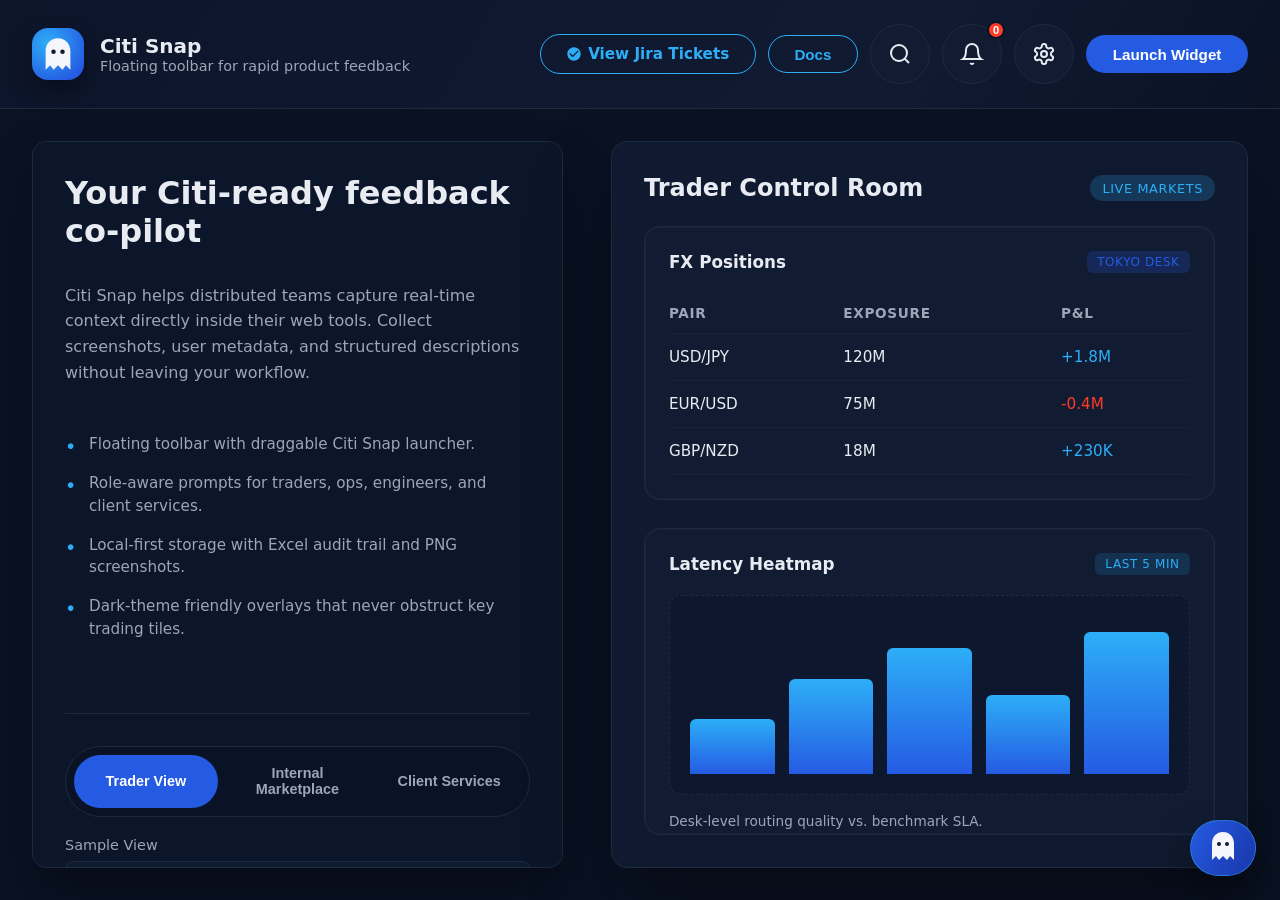
<file: citi_ghost_feedback/frontend/index.html>
<!DOCTYPE html>
<html lang="en">
  <head>
    <meta charset="UTF-8" />
    <meta name="viewport" content="width=device-width, initial-scale=1.0" />
    <title>Citi Snap - Feedback Tool</title>
    <link rel="stylesheet" href="styles.css" />
  </head>
  <body>
    <header class="top-nav">
      <div class="brand">
        <div class="ghost-icon">
          <svg viewBox="0 0 64 64" aria-hidden="true">
            <path
              d="M32 4c13.2 0 22 9.88 22 23.06V60L46 52l-6 8-8-8-8 8-6-8-8 8V27.06C10 13.88 18.8 4 32 4Z"
            ></path>
            <circle cx="24" cy="28" r="4" class="ghost-eye"></circle>
            <circle cx="40" cy="28" r="4" class="ghost-eye"></circle>
          </svg>
        </div>
        <div>
          <div class="brand-title">Citi Snap</div>
          <div class="brand-subtext">Floating toolbar for rapid product feedback</div>
        </div>
      </div>
      <div class="nav-actions">
        <a href="jira.html" class="ghost-btn ghost-btn-outline" style="text-decoration: none; display: inline-flex; align-items: center; gap: 6px;">
          <svg width="16" height="16" viewBox="0 0 24 24" fill="currentColor">
            <path d="M12 2C6.48 2 2 6.48 2 12s4.48 10 10 10 10-4.48 10-10S17.52 2 12 2zm-2 15l-5-5 1.41-1.41L10 14.17l7.59-7.59L19 8l-9 9z"/>
          </svg>
          View Jira Tickets
        </a>
        <button class="ghost-btn ghost-btn-outline">Docs</button>
        <button class="shortcut-btn header-search-btn" data-action="search" title="Search Feedback">
          <svg viewBox="0 0 24 24" fill="none" stroke="currentColor" stroke-width="2">
            <circle cx="11" cy="11" r="8"></circle>
            <path d="M21 21l-4.35-4.35"></path>
          </svg>
        </button>
        <button class="shortcut-btn header-notification-btn" data-action="notifications" title="Notifications">
          <svg viewBox="0 0 24 24" fill="none" stroke="currentColor" stroke-width="2">
            <path d="M18 8A6 6 0 0 0 6 8c0 7-3 9-3 9h18s-3-2-3-9"></path>
            <path d="M13.73 21a2 2 0 0 1-3.46 0"></path>
          </svg>
          <span class="shortcut-badge">0</span>
        </button>
        <button class="shortcut-btn header-settings-btn" data-action="settings" title="Settings">
          <svg viewBox="0 0 24 24" fill="none" stroke="currentColor" stroke-width="2" stroke-linecap="round" stroke-linejoin="round">
            <path d="M12.22 2h-.44a2 2 0 0 0-2 2v.18a2 2 0 0 1-1 1.73l-.43.25a2 2 0 0 1-2 0l-.15-.08a2 2 0 0 0-2.73.73l-.22.38a2 2 0 0 0 .73 2.73l.15.1a2 2 0 0 1 1 1.72v.51a2 2 0 0 1-1 1.74l-.15.09a2 2 0 0 0-.73 2.73l.22.38a2 2 0 0 0 2.73.73l.15-.08a2 2 0 0 1 2 0l.43.25a2 2 0 0 1 1 1.73V20a2 2 0 0 0 2 2h.44a2 2 0 0 0 2-2v-.18a2 2 0 0 1 1-1.73l.43-.25a2 2 0 0 1 2 0l.15.08a2 2 0 0 0 2.73-.73l.22-.39a2 2 0 0 0-.73-2.73l-.15-.08a2 2 0 0 1-1-1.74v-.5a2 2 0 0 1 1-1.74l.15-.09a2 2 0 0 0 .73-2.73l-.22-.38a2 2 0 0 0-2.73-.73l-.15.08a2 2 0 0 1-2 0l-.43-.25a2 2 0 0 1-1-1.73V4a2 2 0 0 0-2-2z"></path>
            <circle cx="12" cy="12" r="3"></circle>
          </svg>
        </button>
        <button class="ghost-btn" id="launchWidgetBtn">Launch Widget</button>
      </div>
    </header>

    <main class="main-layout">
      <section class="info-panel">
        <h1>Your Citi-ready feedback co-pilot</h1>
        <p>
          Citi Snap helps distributed teams capture real-time context directly inside
          their web tools. Collect screenshots, user metadata, and structured descriptions without
          leaving your workflow.
        </p>
        <ul class="feature-list">
          <li>Floating toolbar with draggable Citi Snap launcher.</li>
          <li>Role-aware prompts for traders, ops, engineers, and client services.</li>
          <li>Local-first storage with Excel audit trail and PNG screenshots.</li>
          <li>Dark-theme friendly overlays that never obstruct key trading tiles.</li>
        </ul>

        <div class="view-controls">
          <div class="tabs" role="tablist" aria-label="Sample Views">
            <button class="tab active" data-view="trader">Trader View</button>
            <button class="tab" data-view="marketplace">Internal Marketplace</button>
            <button class="tab" data-view="client">Client Services</button>
          </div>
          <label class="dropdown-label">
            Sample View
            <select id="sampleViewSelect">
              <option value="trader" selected>Trader View</option>
              <option value="marketplace">Internal Marketplace</option>
              <option value="client">Client Services</option>
            </select>
          </label>
        </div>

        <div class="shortcuts-section">
          <h3 class="shortcuts-title">Shortcuts</h3>
          
          <div class="shortcut-category">
            <div class="shortcuts-grid">
              <div class="shortcut-item">
                <button class="shortcut-btn" data-action="feedback" title="View Feedback">
                  <svg viewBox="0 0 24 24" fill="none" stroke="currentColor" stroke-width="2">
                    <path d="M21 15a2 2 0 0 1-2 2H7l-4 4V5a2 2 0 0 1 2-2h14a2 2 0 0 1 2 2z"></path>
                  </svg>
                </button>
                <span class="shortcut-label">View Feedback</span>
              </div>
              <div class="shortcut-item">
                <button class="shortcut-btn" data-action="templates" title="Feedback Templates">
                  <svg viewBox="0 0 24 24" fill="none" stroke="currentColor" stroke-width="2">
                    <rect x="3" y="3" width="18" height="18" rx="2" ry="2"></rect>
                    <line x1="9" y1="3" x2="9" y2="21"></line>
                  </svg>
                </button>
                <span class="shortcut-label">Template</span>
              </div>
            </div>
          </div>

          <div class="shortcut-category">
            <h4 class="category-title">Media & Files</h4>
            <div class="shortcuts-grid">
              <div class="shortcut-item">
                <button class="shortcut-btn" data-action="gallery" title="Screenshot Gallery">
                  <svg viewBox="0 0 24 24" fill="none" stroke="currentColor" stroke-width="2">
                    <path d="M1 12s4-8 11-8 11 8 11 8-4 8-11 8-11-8-11-8z"></path>
                    <circle cx="12" cy="12" r="3"></circle>
                  </svg>
                </button>
                <span class="shortcut-label">Screenshots</span>
              </div>
              <div class="shortcut-item">
                <button class="shortcut-btn" data-action="export" title="Export Data">
                  <svg viewBox="0 0 24 24" fill="none" stroke="currentColor" stroke-width="2">
                    <path d="M21 15v4a2 2 0 0 1-2 2H5a2 2 0 0 1-2-2v-4"></path>
                    <polyline points="7 10 12 15 17 10"></polyline>
                    <line x1="12" y1="15" x2="12" y2="3"></line>
                  </svg>
                </button>
                <span class="shortcut-label">Export</span>
              </div>
              <div class="shortcut-item">
                <button class="shortcut-btn" data-action="archive" title="Archive">
                  <svg viewBox="0 0 24 24" fill="none" stroke="currentColor" stroke-width="2">
                    <polyline points="21 8 21 21 3 21 3 8"></polyline>
                    <rect x="1" y="3" width="22" height="5"></rect>
                    <line x1="10" y1="12" x2="14" y2="12"></line>
                  </svg>
                </button>
                <span class="shortcut-label">Archive</span>
              </div>
            </div>
          </div>

          <div class="shortcut-category">
            <h4 class="category-title">Analytics & Insights</h4>
            <div class="shortcuts-grid">
              <div class="shortcut-item">
                <button class="shortcut-btn" data-action="analytics" title="Analytics">
                  <svg viewBox="0 0 24 24" fill="none" stroke="currentColor" stroke-width="2">
                    <rect x="3" y="3" width="7" height="7"></rect>
                    <rect x="14" y="3" width="7" height="7"></rect>
                    <rect x="14" y="14" width="7" height="7"></rect>
                    <rect x="3" y="14" width="7" height="7"></rect>
                  </svg>
                </button>
                <span class="shortcut-label">Analytics</span>
              </div>
              <div class="shortcut-item">
                <button class="shortcut-btn" data-action="activity" title="Activity Log">
                  <svg viewBox="0 0 24 24" fill="none" stroke="currentColor" stroke-width="2">
                    <circle cx="12" cy="12" r="10"></circle>
                    <polyline points="12 6 12 12 16 14"></polyline>
                  </svg>
                </button>
                <span class="shortcut-label">Activity</span>
              </div>
              <div class="shortcut-item">
                <button class="shortcut-btn" data-action="reports" title="Reports">
                  <svg viewBox="0 0 24 24" fill="none" stroke="currentColor" stroke-width="2">
                    <path d="M14 2H6a2 2 0 0 0-2 2v16a2 2 0 0 0 2 2h12a2 2 0 0 0 2-2V8z"></path>
                    <polyline points="14 2 14 8 20 8"></polyline>
                    <line x1="16" y1="13" x2="8" y2="13"></line>
                    <line x1="16" y1="17" x2="8" y2="17"></line>
                    <polyline points="10 9 9 9 8 9"></polyline>
                  </svg>
                </button>
                <span class="shortcut-label">Reports</span>
              </div>
            </div>
          </div>

          <div class="shortcut-category">
            <h4 class="category-title">Support</h4>
            <div class="shortcuts-grid">
              <div class="shortcut-item">
                <button class="shortcut-btn" data-action="help" title="Help & Docs">
                  <svg viewBox="0 0 24 24" fill="none" stroke="currentColor" stroke-width="2">
                    <circle cx="12" cy="12" r="10"></circle>
                    <path d="M9.09 9a3 3 0 0 1 5.83 1c0 2-3 3-3 3"></path>
                    <line x1="12" y1="17" x2="12.01" y2="17"></line>
                  </svg>
                </button>
                <span class="shortcut-label">Help & Docs</span>
              </div>
              <div class="shortcut-item">
                <button class="shortcut-btn" data-action="faq" title="FAQ">
                  <svg viewBox="0 0 24 24" fill="none" stroke="currentColor" stroke-width="2">
                    <circle cx="12" cy="12" r="10"></circle>
                    <path d="M9.09 9a3 3 0 0 1 5.83 1c0 2-3 3-3 3"></path>
                    <line x1="12" y1="17" x2="12.01" y2="17"></line>
                  </svg>
                </button>
                <span class="shortcut-label">FAQ</span>
              </div>
              <div class="shortcut-item">
                <button class="shortcut-btn" data-action="contact" title="Contact Support">
                  <svg viewBox="0 0 24 24" fill="none" stroke="currentColor" stroke-width="2">
                    <path d="M4 4h16c1.1 0 2 .9 2 2v12c0 1.1-.9 2-2 2H4c-1.1 0-2-.9-2-2V6c0-1.1.9-2 2-2z"></path>
                    <polyline points="22,6 12,13 2,6"></polyline>
                  </svg>
                </button>
                <span class="shortcut-label">Contact</span>
              </div>
            </div>
          </div>
        </div>

        <div class="features-section">
          <div class="feature-card" id="feedbackCard" style="display: none;">
            <div class="feature-card-header">
              <h3>Recent Feedback</h3>
              <button class="close-feature" data-close="feedbackCard">&times;</button>
            </div>
            <div class="feature-card-content">
              <div class="feedback-stats">
                <div class="stat-item">
                  <span class="stat-value" id="totalFeedback">0</span>
                  <span class="stat-label">Total Tickets</span>
                </div>
                <div class="stat-item">
                  <span class="stat-value" id="pendingFeedback">0</span>
                  <span class="stat-label">Pending</span>
                </div>
              </div>
              <div class="feedback-list" id="feedbackList">
                <p class="empty-state">No feedback submitted yet. Use the Citi Snap widget to submit feedback!</p>
              </div>
            </div>
          </div>

          <div class="feature-card" id="analyticsCard" style="display: none;">
            <div class="feature-card-header">
              <h3>Analytics Dashboard</h3>
              <button class="close-feature" data-close="analyticsCard">&times;</button>
            </div>
            <div class="feature-card-content">
              <div class="analytics-grid">
                <div class="analytics-item">
                  <span class="analytics-label">Feedback by Role</span>
                  <div class="analytics-bar">
                    <div class="bar-fill" style="width: 45%">Client (45%)</div>
                  </div>
                  <div class="analytics-bar">
                    <div class="bar-fill" style="width: 30%">Trader (30%)</div>
                  </div>
                  <div class="analytics-bar">
                    <div class="bar-fill" style="width: 25%">Ops (25%)</div>
                  </div>
                </div>
                <div class="analytics-item">
                  <span class="analytics-label">This Week</span>
                  <span class="analytics-value">12 submissions</span>
                </div>
                <div class="analytics-item">
                  <span class="analytics-label">Avg Response Time</span>
                  <span class="analytics-value">2.4 hours</span>
                </div>
              </div>
            </div>
          </div>

          <div class="feature-card" id="galleryCard" style="display: none;">
            <div class="feature-card-header">
              <h3>Screenshot Gallery</h3>
              <button class="close-feature" data-close="galleryCard">&times;</button>
            </div>
            <div class="feature-card-content">
              <div class="gallery-grid" id="galleryGrid">
                <p class="empty-state">No screenshots available yet.</p>
              </div>
            </div>
          </div>

          <div class="feature-card" id="exportCard" style="display: none;">
            <div class="feature-card-header">
              <h3>Export Data</h3>
              <button class="close-feature" data-close="exportCard">&times;</button>
            </div>
            <div class="feature-card-content">
              <p>Export your feedback data in various formats:</p>
              <div class="export-options">
                <button class="export-btn" data-format="excel">
                  <svg viewBox="0 0 24 24" fill="none" stroke="currentColor" stroke-width="2">
                    <path d="M14 2H6a2 2 0 0 0-2 2v16a2 2 0 0 0 2 2h12a2 2 0 0 0 2-2V8z"></path>
                    <polyline points="14 2 14 8 20 8"></polyline>
                  </svg>
                  Export to Excel
                </button>
                <button class="export-btn" data-format="csv">
                  <svg viewBox="0 0 24 24" fill="none" stroke="currentColor" stroke-width="2">
                    <path d="M14 2H6a2 2 0 0 0-2 2v16a2 2 0 0 0 2 2h12a2 2 0 0 0 2-2V8z"></path>
                    <polyline points="14 2 14 8 20 8"></polyline>
                  </svg>
                  Export to CSV
                </button>
                <button class="export-btn" data-format="json">
                  <svg viewBox="0 0 24 24" fill="none" stroke="currentColor" stroke-width="2">
                    <path d="M14 2H6a2 2 0 0 0-2 2v16a2 2 0 0 0 2 2h12a2 2 0 0 0 2-2V8z"></path>
                    <polyline points="14 2 14 8 20 8"></polyline>
                  </svg>
                  Export to JSON
                </button>
              </div>
            </div>
          </div>

          <div class="feature-card" id="notificationsCard" style="display: none;">
            <div class="feature-card-header">
              <h3>Notifications</h3>
              <button class="close-feature" data-close="notificationsCard">&times;</button>
            </div>
            <div class="feature-card-content">
              <div class="notifications-list" id="notificationsList">
                <div class="notification-item">
                  <div class="notification-icon">🔔</div>
                  <div class="notification-content">
                    <strong>New feedback submitted</strong>
                    <p>Trader role - 2 minutes ago</p>
                  </div>
                </div>
                <div class="notification-item">
                  <div class="notification-icon">✅</div>
                  <div class="notification-content">
                    <strong>Ticket resolved</strong>
                    <p>CS-88421 - 1 hour ago</p>
                  </div>
                </div>
                <div class="notification-item">
                  <div class="notification-icon">📊</div>
                  <div class="notification-content">
                    <strong>Weekly report ready</strong>
                    <p>Analytics updated - 3 hours ago</p>
                  </div>
                </div>
              </div>
            </div>
          </div>

          <div class="feature-card" id="searchCard" style="display: none;">
            <div class="feature-card-header">
              <h3>Search Feedback</h3>
              <button class="close-feature" data-close="searchCard">&times;</button>
            </div>
            <div class="feature-card-content">
              <input type="text" class="search-input" placeholder="Search by description, role, or ticket ID..." id="searchInput">
              <div class="search-filters">
                <select id="roleFilter" class="filter-select">
                  <option value="">All Roles</option>
                  <option value="Client">Client</option>
                  <option value="Trader">Trader</option>
                  <option value="Ops">Ops</option>
                  <option value="Engineer">Engineer</option>
                </select>
                <select id="dateFilter" class="filter-select">
                  <option value="">All Time</option>
                  <option value="today">Today</option>
                  <option value="week">This Week</option>
                  <option value="month">This Month</option>
                </select>
              </div>
              <div class="search-results" id="searchResults">
                <p class="empty-state">Enter a search term to find feedback.</p>
              </div>
            </div>
          </div>

          <div class="feature-card" id="templatesCard" style="display: none;">
            <div class="feature-card-header">
              <h3>Feedback Templates</h3>
              <button class="close-feature" data-close="templatesCard">&times;</button>
            </div>
            <div class="feature-card-content">
              <div class="templates-list">
                <div class="template-item">
                  <strong>Bug Report</strong>
                  <p>Comprehensive template for reporting bugs with detailed steps to reproduce, expected vs actual behavior, environment details, error messages, and additional context. Includes structured sections for easy Jira ticket creation.</p>
                  <button class="template-use-btn">Use Template</button>
                </div>
                <div class="template-item">
                  <strong>Feature Request</strong>
                  <p>Detailed template for requesting new features or enhancements. Includes use case, expected benefits, proposed solution, user impact analysis, and related context. Perfect for product planning and prioritization.</p>
                  <button class="template-use-btn">Use Template</button>
                </div>
                <div class="template-item">
                  <strong>Performance Issue</strong>
                  <p>In-depth template for reporting performance problems and latency issues. Includes timing measurements, impact analysis, environment details, and performance benchmarks. Helps identify bottlenecks quickly.</p>
                  <button class="template-use-btn">Use Template</button>
                </div>
              </div>
            </div>
          </div>

          <div class="feature-card" id="activityCard" style="display: none;">
            <div class="feature-card-header">
              <h3>Activity Log</h3>
              <button class="close-feature" data-close="activityCard">&times;</button>
            </div>
            <div class="feature-card-content">
              <div class="activity-list" id="activityList">
                <div class="activity-item">
                  <span class="activity-time">2m ago</span>
                  <span class="activity-text">New feedback submitted by Trader</span>
                </div>
                <div class="activity-item">
                  <span class="activity-time">1h ago</span>
                  <span class="activity-text">Ticket CS-88421 resolved</span>
                </div>
                <div class="activity-item">
                  <span class="activity-time">3h ago</span>
                  <span class="activity-text">Data exported to Excel</span>
                </div>
                <div class="activity-item">
                  <span class="activity-time">5h ago</span>
                  <span class="activity-text">New feedback submitted by Client</span>
                </div>
              </div>
            </div>
          </div>

          <div class="feature-card" id="settingsCard" style="display: none;">
            <div class="feature-card-header">
              <h3>Settings</h3>
              <button class="close-feature" data-close="settingsCard">&times;</button>
            </div>
            <div class="feature-card-content">
              <div class="settings-group">
                <label class="settings-label">
                  <input type="checkbox" checked> Enable notifications
                </label>
                <label class="settings-label">
                  <input type="checkbox" checked> Auto-capture screenshots
                </label>
                <label class="settings-label">
                  <input type="checkbox"> Dark mode (always on)
                </label>
              </div>
              <div class="settings-group">
                <label class="settings-label">Default Role</label>
                <select class="settings-select">
                  <option value="Client">Client</option>
                  <option value="Product Support">Product Support</option>
                  <option value="Product Management">Product Management</option>
                  <option value="Engineering">Engineering</option>
                </select>
              </div>
              <button class="settings-save-btn">Save Settings</button>
            </div>
          </div>

          <div class="feature-card" id="helpCard" style="display: none;">
            <div class="feature-card-header">
              <h3>Help & Documentation</h3>
              <button class="close-feature" data-close="helpCard">&times;</button>
            </div>
            <div class="feature-card-content">
              <div class="help-links">
                <a href="#" class="help-link">Getting Started Guide</a>
                <a href="#" class="help-link">API Documentation</a>
                <a href="#" class="help-link">Keyboard Shortcuts</a>
                <a href="#" class="help-link">Troubleshooting</a>
                <a href="#" class="help-link">Contact Support</a>
              </div>
            </div>
          </div>

          <div class="feature-card" id="archiveCard" style="display: none;">
            <div class="feature-card-header">
              <h3>Archive</h3>
              <button class="close-feature" data-close="archiveCard">&times;</button>
            </div>
            <div class="feature-card-content">
              <p>View and manage archived feedback and tickets. Use filters to find specific items.</p>
              <div class="archive-filters">
                <select class="filter-select" id="archiveStatusFilter">
                  <option value="">All Status</option>
                  <option value="active">Active</option>
                  <option value="archived">Archived</option>
                  <option value="resolved">Resolved</option>
                  <option value="closed">Closed</option>
                </select>
                <select class="filter-select" id="archiveDateFilter">
                  <option value="">All Time</option>
                  <option value="week">Last Week</option>
                  <option value="month">Last Month</option>
                  <option value="quarter">Last Quarter</option>
                  <option value="year">Last Year</option>
                </select>
              </div>
              <div class="archive-list" id="archiveList">
                <p class="empty-state">Loading archive...</p>
              </div>
            </div>
          </div>

          <div class="feature-card" id="reportsCard" style="display: none;">
            <div class="feature-card-header">
              <h3>Reports</h3>
              <button class="close-feature" data-close="reportsCard">&times;</button>
            </div>
            <div class="feature-card-content">
              <p>Generate and view detailed reports on feedback trends and metrics.</p>
              <div class="reports-options">
                <div class="report-type">
                  <h4>Weekly Report</h4>
                  <p>Summary of feedback submitted in the last 7 days</p>
                  <button class="export-btn" data-report="weekly">Generate Weekly Report</button>
                </div>
                <div class="report-type">
                  <h4>Monthly Report</h4>
                  <p>Comprehensive analysis of the past month's feedback</p>
                  <button class="export-btn" data-report="monthly">Generate Monthly Report</button>
                </div>
                <div class="report-type">
                  <h4>Custom Report</h4>
                  <p>Create a custom report with specific date ranges and filters</p>
                  <button class="export-btn" data-report="custom">Create Custom Report</button>
                </div>
              </div>
            </div>
          </div>

          <div class="feature-card" id="faqCard" style="display: none;">
            <div class="feature-card-header">
              <h3>Frequently Asked Questions</h3>
              <button class="close-feature" data-close="faqCard">&times;</button>
            </div>
            <div class="feature-card-content">
              <div class="faq-list">
                <div class="faq-item">
                  <h4>How do I submit feedback?</h4>
                  <p>Click the "Citi Snap" button in the bottom right corner, select your role, and click "Give Feedback". Fill out the form and submit.</p>
                </div>
                <div class="faq-item">
                  <h4>Can I attach screenshots?</h4>
                  <p>Yes! Click "Capture Screenshot" in the feedback form to automatically capture the current page.</p>
                </div>
                <div class="faq-item">
                  <h4>How do I search for previous feedback?</h4>
                  <p>Use the Search shortcut to find feedback by description, role, ticket ID, or date range.</p>
                </div>
                <div class="faq-item">
                  <h4>Where is my feedback stored?</h4>
                  <p>All feedback is stored locally in an Excel file (tickets.xlsx) and screenshots are saved in the screenshots folder.</p>
                </div>
                <div class="faq-item">
                  <h4>Can I export my feedback data?</h4>
                  <p>Yes! Use the Export shortcut to download your feedback data in CSV or JSON format.</p>
                </div>
              </div>
            </div>
          </div>

          <div class="feature-card" id="contactCard" style="display: none;">
            <div class="feature-card-header">
              <h3>Contact Support</h3>
              <button class="close-feature" data-close="contactCard">&times;</button>
            </div>
            <div class="feature-card-content">
              <p>Need help? Reach out to our support team.</p>
              <div class="contact-options">
                <div class="contact-item">
                  <strong>Email Support</strong>
                  <p>support@citighost.com</p>
                </div>
                <div class="contact-item">
                  <strong>Internal Slack</strong>
                  <p>#citi-ghost-feedback</p>
                </div>
                <div class="contact-item">
                  <strong>Documentation</strong>
                  <p><a href="#" class="help-link">View full documentation</a></p>
                </div>
              </div>
              <div class="contact-form">
                <h4>Send us a message</h4>
                <textarea class="search-input" placeholder="Describe your issue or question..." rows="4"></textarea>
                <button class="settings-save-btn">Send Message</button>
              </div>
            </div>
          </div>
        </div>

        <!-- Custom Report Modal -->
        <div class="custom-report-modal" id="customReportModal" style="display: none;">
          <div class="custom-report-overlay"></div>
          <div class="custom-report-dialog">
            <div class="custom-report-header">
              <h3>Create Custom Report</h3>
              <button class="close-custom-report" id="closeCustomReport">&times;</button>
            </div>
            <div class="custom-report-body">
              <div class="form-field">
                <label>Report Name</label>
                <input type="text" id="reportName" class="ghost-select" placeholder="My Custom Report" value="Custom Report">
              </div>

              <div class="form-row">
                <div class="form-field">
                  <label>Start Date</label>
                  <input type="date" id="reportStartDate" class="ghost-select">
                </div>
                <div class="form-field">
                  <label>End Date</label>
                  <input type="date" id="reportEndDate" class="ghost-select">
                </div>
              </div>

              <div class="form-field">
                <label>Filter by Role</label>
                <select id="reportRoleFilter" class="ghost-select" multiple>
                  <option value="Client">Client</option>
                  <option value="Product Support">Product Support</option>
                  <option value="Product Management">Product Management</option>
                  <option value="Engineering">Engineering</option>
                </select>
                <small class="field-hint">Hold Ctrl/Cmd to select multiple roles</small>
              </div>

              <div class="form-field">
                <label>Filter by Issue Type</label>
                <select id="reportIssueTypeFilter" class="ghost-select" multiple>
                  <option value="Bug">Bug</option>
                  <option value="Feature Request">Feature Request</option>
                  <option value="Performance">Performance</option>
                  <option value="UI/UX">UI/UX</option>
                  <option value="Security">Security</option>
                  <option value="Data Issue">Data Issue</option>
                  <option value="Integration">Integration</option>
                  <option value="Other">Other</option>
                </select>
                <small class="field-hint">Hold Ctrl/Cmd to select multiple types</small>
              </div>

              <div class="form-field">
                <label>Filter by Priority</label>
                <select id="reportPriorityFilter" class="ghost-select" multiple>
                  <option value="Low">Low</option>
                  <option value="Medium">Medium</option>
                  <option value="High">High</option>
                  <option value="Critical">Critical</option>
                </select>
                <small class="field-hint">Hold Ctrl/Cmd to select multiple priorities</small>
              </div>

              <div class="form-field">
                <label>Include Screenshots</label>
                <label class="settings-label" style="flex-direction: row; align-items: center; gap: 0.5rem;">
                  <input type="checkbox" id="includeScreenshots" checked>
                  <span>Include screenshot references in report</span>
                </label>
              </div>

              <div class="form-field">
                <label>Report Format</label>
                <select id="reportFormat" class="ghost-select">
                  <option value="txt">Text File (.txt)</option>
                  <option value="csv">CSV (.csv)</option>
                  <option value="json">JSON (.json)</option>
                </select>
              </div>
            </div>
            <div class="custom-report-footer">
              <button class="ghost-btn ghost-btn-outline" id="cancelCustomReport">Cancel</button>
              <button class="ghost-btn" id="generateCustomReport">Generate Report</button>
            </div>
          </div>
        </div>

        </section>

        <section class="sample-panel">
        <div class="sample-view active" data-view="trader">
          <div class="panel-header">
            <h2>Trader Control Room</h2>
            <span class="tag tag-live">Live Markets</span>
          </div>
          <div class="grid two-col gap-lg">
            <div class="card">
              <div class="card-header">
                <span>FX Positions</span>
                <span class="badge badge-blue">Tokyo Desk</span>
              </div>
              <table>
                <thead>
                  <tr>
                    <th>Pair</th>
                    <th>Exposure</th>
                    <th>P&amp;L</th>
                  </tr>
                </thead>
                <tbody>
                  <tr>
                    <td>USD/JPY</td>
                    <td>120M</td>
                    <td class="text-positive">+1.8M</td>
                  </tr>
                  <tr>
                    <td>EUR/USD</td>
                    <td>75M</td>
                    <td class="text-negative">-0.4M</td>
                  </tr>
                  <tr>
                    <td>GBP/NZD</td>
                    <td>18M</td>
                    <td class="text-positive">+230K</td>
                  </tr>
                </tbody>
              </table>
            </div>
            <div class="card chart-card">
              <div class="card-header">
                <span>Latency Heatmap</span>
                <span class="badge badge-cyan">Last 5 min</span>
              </div>
              <div class="chart-placeholder">
                <div class="chart-bar bar-1"></div>
                <div class="chart-bar bar-2"></div>
                <div class="chart-bar bar-3"></div>
                <div class="chart-bar bar-4"></div>
                <div class="chart-bar bar-5"></div>
              </div>
              <p class="chart-caption">Desk-level routing quality vs. benchmark SLA.</p>
            </div>
          </div>
        </div>

        <div class="sample-view" data-view="marketplace">
          <div class="panel-header">
            <h2>Internal Marketplace</h2>
            <span class="tag">Beta</span>
          </div>
          <div class="grid three-col gap-md">
            <div class="card product-card">
              <h3>Data Stream API</h3>
              <p>Low-latency tick feed with normalized metadata and SLA guardrails.</p>
              <button class="ghost-btn ghost-btn-small">Request Access</button>
            </div>
            <div class="card product-card">
              <h3>Collateral Optimizer</h3>
              <p>Automates cross-entity allocation with scenario planning support.</p>
              <button class="ghost-btn ghost-btn-small">Launch Tool</button>
            </div>
            <div class="card product-card">
              <h3>AI Risk Monitor</h3>
              <p>Detects anomalous activity across internal systems in real time.</p>
              <button class="ghost-btn ghost-btn-small ghost-btn-outline">View Docs</button>
            </div>
          </div>
          <div class="card marketplace-table">
            <div class="card-header">
              <span>Pending Requests</span>
              <span class="badge badge-blue">4</span>
            </div>
            <table>
              <thead>
                <tr>
                  <th>Team</th>
                  <th>Product</th>
                  <th>Status</th>
                </tr>
              </thead>
              <tbody>
                <tr>
                  <td>Delta One</td>
                  <td>Pricing Grid</td>
                  <td><span class="status-dot status-warn"></span>Needs Info</td>
                </tr>
                <tr>
                  <td>Prime Finance</td>
                  <td>Ops Portal</td>
                  <td><span class="status-dot status-ok"></span>Configured</td>
                </tr>
                <tr>
                  <td>Innovation Lab</td>
                  <td>Model Factory</td>
                  <td><span class="status-dot status-pending"></span>In Review</td>
                </tr>
              </tbody>
            </table>
          </div>
        </div>

        <div class="sample-view" data-view="client">
          <div class="panel-header">
            <h2>Client Services Console</h2>
            <span class="tag tag-live">SLA Tracker</span>
          </div>
          <div class="grid two-col gap-md">
            <div class="card ticket-stream">
              <div class="card-header">
                <span>Active Tickets</span>
                <span class="badge badge-cyan">Client Escalations</span>
              </div>
              <ul class="ticket-list">
                <li>
                  <div>
                    <strong>CS-88421</strong>
                    <div class="subtext">Latency spike on equities staging</div>
                  </div>
                  <span class="tag">High</span>
                </li>
                <li>
                  <div>
                    <strong>CS-88398</strong>
                    <div class="subtext">Report export stuck on “preparing”</div>
                  </div>
                  <span class="tag tag-gray">Medium</span>
                </li>
                <li>
                  <div>
                    <strong>CS-88312</strong>
                    <div class="subtext">Client cannot reset secure PIN</div>
                  </div>
                  <span class="tag tag-live">Urgent</span>
                </li>
              </ul>
            </div>
            <div class="card">
              <div class="card-header">
                <span>Resolution Insights</span>
              </div>
              <div class="insights">
                <div>
                  <p class="insight-title">Median time to first response</p>
                  <p class="insight-value">4m 42s</p>
                </div>
                <div>
                  <p class="insight-title">Cases reopened in last 24h</p>
                  <p class="insight-value text-negative">3</p>
                </div>
                <div>
                  <p class="insight-title">Automation coverage</p>
                  <p class="insight-value text-positive">72%</p>
                </div>
              </div>
              <div class="chart-placeholder stacked">
                <div class="stacked-bar">
                  <span style="width: 55%"></span>
                  <span style="width: 30%"></span>
                  <span style="width: 15%"></span>
                </div>
                <p class="chart-caption">Ticket states: Auto-Resolved / Manual / Pending Triage.</p>
              </div>
            </div>
          </div>
        </div>
      </section>
    </main>

    <script src="html2canvas.min.js"></script>
    <script src="widget.js?v=3.5"></script>
    <script>
      const tabs = document.querySelectorAll(".tab");
      const views = document.querySelectorAll(".sample-view");
      const select = document.getElementById("sampleViewSelect");

      function setView(target) {
        views.forEach((view) => {
          view.classList.toggle("active", view.dataset.view === target);
        });
        tabs.forEach((tab) => {
          tab.classList.toggle("active", tab.dataset.view === target);
        });
        select.value = target;
      }

      tabs.forEach((tab) => {
        tab.addEventListener("click", () => setView(tab.dataset.view));
      });

      select.addEventListener("change", (event) => setView(event.target.value));

      const attachGhostLaunch = (api) => {
        const launchBtn = document.querySelector(".nav-actions .ghost-btn:last-child");
        if (launchBtn && !launchBtn.dataset.ghostAttached) {
          launchBtn.dataset.ghostAttached = "true";
          launchBtn.addEventListener("click", (e) => {
            e.stopPropagation(); // Prevent event from bubbling to document click handler
            api.openMenu();
          });
        }
      };

      if (window.citiGhostWidget) {
        attachGhostLaunch(window.citiGhostWidget);
      }

      document.addEventListener("citiGhostWidgetReady", (event) => {
        attachGhostLaunch(event.detail);
      });

      // Shortcuts functionality
      const shortcutButtons = document.querySelectorAll(".shortcut-btn, [data-action]");
      const featureCards = document.querySelectorAll(".feature-card");
      const closeButtons = document.querySelectorAll(".close-feature");
      
      // Also handle clicks on shortcut-item wrapper
      document.querySelectorAll(".shortcut-item").forEach((item) => {
        const btn = item.querySelector(".shortcut-btn");
        if (btn) {
          item.addEventListener("click", (e) => {
            if (e.target !== btn && !btn.contains(e.target)) {
              btn.click();
            }
          });
        }
      });

      shortcutButtons.forEach((btn) => {
        btn.addEventListener("click", () => {
          const action = btn.dataset.action;
          const cardId = action + "Card";
          const card = document.getElementById(cardId);

          if (card) {
            // Hide all other cards
            featureCards.forEach((c) => (c.style.display = "none"));
            // Show selected card
            card.style.display = "block";
            // Scroll to card
            card.scrollIntoView({ behavior: "smooth", block: "nearest" });
          }
        });
      });

      closeButtons.forEach((btn) => {
        btn.addEventListener("click", () => {
          const cardId = btn.dataset.close;
          const card = document.getElementById(cardId);
          if (card) {
            card.style.display = "none";
          }
        });
      });

      // Backend API URL
      const API_BASE = "http://127.0.0.1:5000";

      // Load feedback data from backend
      async function loadFeedback() {
        try {
          const response = await fetch(`${API_BASE}/get-feedback`);
          const result = await response.json();
          
          if (result.status === "success") {
            const feedbackData = result.tickets || [];
            updateFeedbackDisplay(feedbackData);
            updateAnalytics(feedbackData);
            updateNotifications(feedbackData);
            updateGallery(feedbackData);
            updateActivityLog(feedbackData);
            updateNotificationBadge(feedbackData);
            return feedbackData;
          } else {
            throw new Error(result.message || "Failed to load feedback");
          }
        } catch (error) {
          console.error("Error loading feedback:", error);
          // Show empty state on error
          updateFeedbackDisplay([]);
          return [];
        }
      }

      function updateFeedbackDisplay(data) {
        // Filter to only show active items
        const activeData = data.filter(item => {
          const status = item.archive_status || "active";
          return status === "active";
        });
        
        const totalFeedback = activeData.length;
        // All feedback is considered pending unless marked otherwise
        const pendingFeedback = totalFeedback;

        document.getElementById("totalFeedback").textContent = totalFeedback;
        document.getElementById("pendingFeedback").textContent = pendingFeedback;

        const feedbackList = document.getElementById("feedbackList");
        if (activeData.length === 0) {
          feedbackList.innerHTML = '<p class="empty-state">No active feedback. Check the Archive to see resolved or archived items.</p>';
        } else {
          feedbackList.innerHTML = activeData
            .slice(0, 5) // Show 5 most recent (already reversed from backend)
            .map((item) => {
              const date = new Date(item.timestamp || Date.now());
              return `
                <div class="feedback-item">
                  <div class="feedback-item-header">
                    <span class="feedback-role">${item.role || "Client"}</span>
                    <span class="feedback-time">${formatDate(date)}</span>
                  </div>
                  <div class="feedback-description">${escapeHtml(item.summary || item.description || "No description")}</div>
                  ${item.issue_type ? `<div style="font-size: 0.75rem; color: var(--accent-cyan); margin-top: 0.25rem;">Type: ${escapeHtml(item.issue_type)}</div>` : ""}
                  ${item.ticket_id ? `<div style="font-size: 0.75rem; color: var(--text-secondary); margin-top: 0.5rem;">Ticket #${item.ticket_id}</div>` : ""}
                  <div class="feedback-item-actions" style="margin-top: 0.75rem; padding-top: 0.75rem; border-top: 1px solid var(--border-color); display: flex; gap: 0.5rem;">
                    <button class="archive-action-btn archive-btn" onclick="updateArchiveStatus(${item.ticket_id}, 'archived')" title="Archive this item" style="font-size: 0.8rem; padding: 0.4rem 0.75rem;">📦 Archive</button>
                    <button class="archive-action-btn resolve-btn" onclick="updateArchiveStatus(${item.ticket_id}, 'resolved')" title="Mark as resolved" style="font-size: 0.8rem; padding: 0.4rem 0.75rem;">✓ Resolve</button>
                  </div>
                </div>
              `;
            })
            .join("");
        }
      }

      function updateAnalytics(data) {
        // Calculate role distribution
        const roleCounts = {};
        data.forEach((item) => {
          const role = item.role || "Client";
          roleCounts[role] = (roleCounts[role] || 0) + 1;
        });

        const total = data.length;
        const roles = Object.keys(roleCounts);
        
        // Update analytics display
        const analyticsGrid = document.querySelector("#analyticsCard .analytics-grid");
        if (analyticsGrid && total > 0) {
          const roleBars = roles.map(role => {
            const count = roleCounts[role];
            const percentage = Math.round((count / total) * 100);
            return `
              <div class="analytics-bar">
                <div class="bar-fill" style="width: ${percentage}%">${role} (${percentage}%)</div>
              </div>
            `;
          }).join("");

          analyticsGrid.innerHTML = `
            <div class="analytics-item">
              <span class="analytics-label">Feedback by Role</span>
              ${roleBars || "<p class='empty-state'>No data yet</p>"}
            </div>
            <div class="analytics-item">
              <span class="analytics-label">This Week</span>
              <span class="analytics-value">${getThisWeekCount(data)} submissions</span>
            </div>
            <div class="analytics-item">
              <span class="analytics-label">Total Submissions</span>
              <span class="analytics-value">${total}</span>
            </div>
          `;
        }
      }

      function updateNotifications(data) {
        const notificationsList = document.getElementById("notificationsList");
        if (!notificationsList) return;

        // Get recent submissions (last 3)
        const recent = data.slice(0, 3);
        
        if (recent.length === 0) {
          notificationsList.innerHTML = '<p class="empty-state">No notifications yet.</p>';
        } else {
          notificationsList.innerHTML = recent.map((item) => {
            const date = new Date(item.timestamp || Date.now());
            const timeAgo = getTimeAgo(date);
            return `
              <div class="notification-item">
                <div class="notification-icon">🔔</div>
                <div class="notification-content">
                  <strong>New feedback submitted</strong>
                  <p>${item.role || "Client"} - ${timeAgo}</p>
                </div>
              </div>
            `;
          }).join("");
        }
      }

      function updateGallery(data) {
        const galleryGrid = document.getElementById("galleryGrid");
        if (!galleryGrid) return;

        // Collect all screenshots from all feedback items
        const allScreenshots = [];
        
        data.forEach((item) => {
          const ticketId = item.ticket_id;
          // Handle multiple screenshots (comma-separated paths or array)
          let screenshotPaths = [];
          
          if (item.screenshot_paths && Array.isArray(item.screenshot_paths)) {
            screenshotPaths = item.screenshot_paths;
          } else {
            const evidencePath = item.screenshot_path || item.evidence_path || "";
            if (evidencePath) {
              // Split comma-separated paths
              screenshotPaths = evidencePath.split(',').map(p => p.trim()).filter(p => p);
            }
          }
          
          screenshotPaths.forEach((path) => {
            let screenshotUrl;
            if (path.startsWith('http')) {
              screenshotUrl = path;
            } else if (path.startsWith('evidence/')) {
              screenshotUrl = `${API_BASE}/screenshots/${path.split('/').pop()}`;
            } else if (path.includes('/')) {
              screenshotUrl = `${API_BASE}/screenshots/${path.split('/').pop()}`;
            } else {
              screenshotUrl = `${API_BASE}/screenshots/${path}`;
            }
            
            allScreenshots.push({
              url: screenshotUrl,
              ticketId: ticketId
            });
          });
        });
        
        if (allScreenshots.length === 0) {
          galleryGrid.innerHTML = '<p class="empty-state">No screenshots available yet.</p>';
        } else {
          // Show up to 24 screenshots
          galleryGrid.innerHTML = allScreenshots.slice(0, 24).map((screenshot) => {
            return `
              <div class="gallery-item" onclick="window.open('${screenshot.url}', '_blank')">
                <img src="${screenshot.url}" alt="Screenshot for ticket ${screenshot.ticketId}" onerror="this.style.display='none'">
              </div>
            `;
          }).join("");
        }
      }

      function updateActivityLog(data) {
        const activityList = document.getElementById("activityList");
        if (!activityList) return;

        const recent = data.slice(0, 10);
        
        if (recent.length === 0) {
          activityList.innerHTML = '<p class="empty-state">No activity yet.</p>';
        } else {
          activityList.innerHTML = recent.map((item) => {
            const date = new Date(item.timestamp || Date.now());
            const timeAgo = getTimeAgo(date);
            return `
              <div class="activity-item">
                <span class="activity-time">${timeAgo}</span>
                <span class="activity-text">Feedback submitted by ${item.role || "Client"} - Ticket #${item.ticket_id || "N/A"}</span>
              </div>
            `;
          }).join("");
        }
      }

      function updateNotificationBadge(data) {
        const badge = document.querySelector("[data-action='notifications'] .shortcut-badge");
        if (badge) {
          const recentCount = data.filter(item => {
            const date = new Date(item.timestamp || Date.now());
            const dayAgo = new Date(Date.now() - 24 * 60 * 60 * 1000);
            return date > dayAgo;
          }).length;
          
          if (recentCount > 0) {
            badge.textContent = recentCount > 9 ? "9+" : recentCount;
            badge.style.display = "flex";
          } else {
            badge.style.display = "none";
          }
        }
      }

      function getThisWeekCount(data) {
        const weekAgo = new Date(Date.now() - 7 * 24 * 60 * 60 * 1000);
        return data.filter(item => {
          const date = new Date(item.timestamp || 0);
          return date > weekAgo;
        }).length;
      }

      function formatDate(date) {
        return date.toLocaleDateString() + " " + date.toLocaleTimeString([], { hour: '2-digit', minute: '2-digit' });
      }

      function getTimeAgo(date) {
        const seconds = Math.floor((Date.now() - date.getTime()) / 1000);
        if (seconds < 60) return `${seconds}s ago`;
        const minutes = Math.floor(seconds / 60);
        if (minutes < 60) return `${minutes}m ago`;
        const hours = Math.floor(minutes / 60);
        if (hours < 24) return `${hours}h ago`;
        const days = Math.floor(hours / 24);
        return `${days}d ago`;
      }

      // Export functionality
      document.querySelectorAll(".export-btn").forEach((btn) => {
        btn.addEventListener("click", async () => {
          const format = btn.dataset.format;
          try {
            // Fetch real data from backend
            const response = await fetch(`${API_BASE}/get-feedback`);
            const result = await response.json();
            const feedbackData = result.status === "success" ? (result.tickets || []) : [];
            
            let content, mimeType, filename;

            if (format === "json") {
              content = JSON.stringify(feedbackData, null, 2);
              mimeType = "application/json";
              filename = "feedback-export.json";
            } else if (format === "csv") {
              const headers = ["Ticket ID", "Role", "URL", "Description", "Timestamp"];
              const rows = feedbackData.map((item) => [
                item.ticket_id || "",
                item.role || "",
                item.url || "",
                (item.description || "").replace(/"/g, '""'),
                item.timestamp || "",
              ]);
              content = [headers, ...rows].map((row) => row.map((cell) => `"${cell}"`).join(",")).join("\n");
              mimeType = "text/csv";
              filename = "feedback-export.csv";
            } else {
              // Excel simulation - would need a library in production
              alert("Excel export would require server-side processing. CSV export is available.");
              return;
            }

            const blob = new Blob([content], { type: mimeType });
            const url = URL.createObjectURL(blob);
            const a = document.createElement("a");
            a.href = url;
            a.download = filename;
            a.click();
            URL.revokeObjectURL(url);
          } catch (error) {
            alert("Error exporting data: " + error.message);
          }
        });
      });

      // Search functionality
      const searchInput = document.getElementById("searchInput");
      const roleFilter = document.getElementById("roleFilter");
      const dateFilter = document.getElementById("dateFilter");
      const searchResults = document.getElementById("searchResults");

      async function performSearch() {
        const query = searchInput.value.toLowerCase();
        const role = roleFilter.value;
        const date = dateFilter.value;

        try {
          // Fetch real data from backend
          const response = await fetch(`${API_BASE}/get-feedback`);
          const result = await response.json();
          const feedbackData = result.status === "success" ? (result.tickets || []) : [];
          
          let filtered = feedbackData;

          if (query) {
            filtered = filtered.filter(
              (item) =>
                (item.description || "").toLowerCase().includes(query) ||
                (item.role || "").toLowerCase().includes(query) ||
                (item.ticket_id || "").toString().includes(query)
            );
          }

          if (role) {
            filtered = filtered.filter((item) => (item.role || "") === role);
          }

          if (date) {
            const now = new Date();
            filtered = filtered.filter((item) => {
              const itemDate = new Date(item.timestamp || 0);
              if (date === "today") {
                return itemDate.toDateString() === now.toDateString();
              } else if (date === "week") {
                const weekAgo = new Date(now.getTime() - 7 * 24 * 60 * 60 * 1000);
                return itemDate >= weekAgo;
              } else if (date === "month") {
                const monthAgo = new Date(now.getTime() - 30 * 24 * 60 * 60 * 1000);
                return itemDate >= monthAgo;
              }
              return true;
            });
          }

          if (filtered.length === 0) {
            searchResults.innerHTML = '<p class="empty-state">No results found.</p>';
          } else {
            searchResults.innerHTML = filtered
              .map((item) => {
                const date = new Date(item.timestamp || Date.now());
                return `
                  <div class="feedback-item">
                    <div class="feedback-item-header">
                      <span class="feedback-role">${item.role || "Client"}</span>
                      <span class="feedback-time">${formatDate(date)}</span>
                    </div>
                    <div class="feedback-description">${item.description || "No description"}</div>
                    ${item.ticket_id ? `<div style="font-size: 0.75rem; color: var(--text-secondary); margin-top: 0.5rem;">Ticket #${item.ticket_id}</div>` : ""}
                  </div>
                `;
              })
              .join("");
          }
        } catch (error) {
          console.error("Search error:", error);
          searchResults.innerHTML = '<p class="empty-state">Error performing search.</p>';
        }
      }

      searchInput.addEventListener("input", performSearch);
      roleFilter.addEventListener("change", performSearch);
      dateFilter.addEventListener("change", performSearch);

      // Template functionality
      const templates = {
        "Bug Report": {
          issueType: "Bug",
          summary: "Bug: Application error when [describe the action]",
          description: `**Issue Summary:**
Application encounters an error when [describe the specific action or scenario].

**Steps to Reproduce:**
1. Navigate to [specific page/feature]
2. Perform [specific action]
3. Observe the error

**Expected Behavior:**
[Describe what should happen]

**Actual Behavior:**
[Describe what actually happens, including any error messages]

**Environment:**
- Browser: [e.g., Chrome 120, Firefox 121]
- OS: [e.g., Windows 11, macOS 14.2]
- Application Version: [if applicable]
- Screen Resolution: [if relevant]

**Error Messages/Logs:**
[Paste any error messages, console logs, or stack traces here]

**Additional Context:**
- Frequency: [Always / Sometimes / Rarely]
- First Occurred: [Date/Time]
- Workaround: [If any exists]`,
          role: "Client",
          reporterSOEID: "",
          reporter: "",
          plannedStart: "",
          plannedEnd: ""
        },
        "Feature Request": {
          issueType: "Story",
          summary: "Feature: Add [describe the feature]",
          description: `**Feature Overview:**
Request to add [describe the new feature or enhancement].

**Use Case:**
[Describe the specific scenario or user need this feature would address]

**Expected Benefits:**
- [Benefit 1: e.g., Improved user experience]
- [Benefit 2: e.g., Time savings]
- [Benefit 3: e.g., Better data accuracy]

**Proposed Solution:**
[Describe how you envision this feature working]

**User Impact:**
- Target Users: [Who would use this feature?]
- Usage Frequency: [How often would this be used?]
- Priority: [High / Medium / Low]

**Additional Context:**
- Related Features: [Any existing features this relates to]
- Examples: [Any similar features in other applications]
- Mockups/Wireframes: [If available]`,
          role: "Product Management",
          reporterSOEID: "",
          reporter: "",
          plannedStart: "",
          plannedEnd: ""
        },
        "Performance Issue": {
          issueType: "Bug",
          summary: "Performance: Slow response when [describe the action]",
          description: `**Performance Issue Summary:**
Application experiences slow performance or latency when [describe the specific action or scenario].

**When Does It Occur:**
- Specific Page/Feature: [Which part of the application]
- Time of Day: [If relevant]
- User Actions: [What triggers the slowdown]

**Impact:**
- User Experience: [How does this affect users?]
- Business Impact: [Any business consequences?]
- Frequency: [Always / Sometimes / Rarely]

**Steps to Reproduce:**
1. Navigate to [specific page/feature]
2. Perform [specific action]
3. Measure the performance

**Expected Performance:**
- Expected Load Time: [e.g., < 2 seconds]
- Expected Response Time: [e.g., < 500ms]

**Actual Performance:**
- Actual Load Time: [e.g., 15 seconds]
- Actual Response Time: [e.g., 5 seconds]
- Network Tab Screenshot: [If available]

**Environment:**
- Browser: [e.g., Chrome 120]
- OS: [e.g., Windows 11]
- Network: [WiFi / Ethernet / Mobile]
- Device: [Desktop / Laptop / Mobile]

**Additional Context:**
- Number of Records: [If applicable, e.g., loading 10,000 rows]
- Concurrent Users: [If known]
- Server Load: [If available]`,
          role: "Engineering",
          reporterSOEID: "",
          reporter: "",
          plannedStart: "",
          plannedEnd: ""
        }
      };

      document.querySelectorAll(".template-use-btn").forEach((btn) => {
        btn.addEventListener("click", () => {
          const templateItem = btn.closest(".template-item");
          const templateName = templateItem.querySelector("strong").textContent;
          const template = templates[templateName];
          
          if (template && window.citiGhostWidget) {
            // Open menu with template data - fills initial panel first
            window.citiGhostWidget.openMenu(template);
          } else if (window.citiGhostWidget) {
            window.citiGhostWidget.openMenu();
          }
        });
      });

      // Settings functionality
      function loadSettings() {
        const settings = JSON.parse(localStorage.getItem("citiGhostSettings") || "{}");
        
        // Load checkboxes
        const checkboxes = document.querySelectorAll("#settingsCard input[type='checkbox']");
        checkboxes.forEach((cb, index) => {
          const keys = ["notifications", "autoScreenshot", "darkMode"];
          if (keys[index] && settings[keys[index]] !== undefined) {
            cb.checked = settings[keys[index]];
          }
        });
        
        // Load default role
        const roleSelect = document.querySelector("#settingsCard .settings-select");
        if (roleSelect && settings.defaultRole) {
          roleSelect.value = settings.defaultRole;
        }
      }

      function saveSettings() {
        const checkboxes = document.querySelectorAll("#settingsCard input[type='checkbox']");
        const roleSelect = document.querySelector("#settingsCard .settings-select");
        
        const settings = {
          notifications: checkboxes[0]?.checked ?? true,
          autoScreenshot: checkboxes[1]?.checked ?? true,
          darkMode: checkboxes[2]?.checked ?? false,
          defaultRole: roleSelect?.value || "Client"
        };
        
        localStorage.setItem("citiGhostSettings", JSON.stringify(settings));
        
        // Apply default role to widget if available
        if (window.citiGhostWidget && settings.defaultRole) {
          const roleSelect = document.querySelector(".ghost-menu-role");
          if (roleSelect) {
            roleSelect.value = settings.defaultRole;
          }
        }
        
        return settings;
      }

      // Load settings when settings card is opened
      shortcutButtons.forEach((btn) => {
        btn.addEventListener("click", () => {
          if (btn.dataset.action === "settings") {
            setTimeout(loadSettings, 100);
          }
        });
      });

      document.querySelector(".settings-save-btn")?.addEventListener("click", () => {
        saveSettings();
        const status = document.createElement("div");
        status.textContent = "Settings saved!";
        status.style.cssText = "color: var(--accent-cyan); margin-top: 1rem; font-size: 0.9rem;";
        const btn = document.querySelector(".settings-save-btn");
        btn.parentNode.insertBefore(status, btn.nextSibling);
        setTimeout(() => status.remove(), 2000);
      });

      // Initialize feedback display
      loadFeedback();

      // Refresh data when feedback card is opened
      shortcutButtons.forEach((btn) => {
        btn.addEventListener("click", async () => {
          const action = btn.dataset.action;
          if (action === "feedback" || action === "analytics" || action === "gallery" || 
              action === "notifications" || action === "activity" || action === "archive") {
            await loadFeedback();
          }
        });
      });

      // Archive functionality
      async function updateArchiveStatus(ticketId, status) {
        try {
          const response = await fetch(`${API_BASE}/update-archive-status`, {
            method: "PUT",
            headers: {
              "Content-Type": "application/json",
            },
            body: JSON.stringify({
              ticket_id: ticketId,
              status: status,
            }),
          });
          const result = await response.json();
          if (result.status === "success") {
            loadArchive(); // Reload archive list
            loadFeedback(); // Also reload main feedback list
            return true;
          } else {
            alert("Error updating archive status: " + (result.message || "Unknown error"));
            return false;
          }
        } catch (error) {
          console.error("Error updating archive status:", error);
          alert("Error updating archive status: " + error.message);
          return false;
        }
      }

      async function loadArchive() {
        try {
          const response = await fetch(`${API_BASE}/get-feedback`);
          const result = await response.json();
          const feedbackData = result.status === "success" ? (result.tickets || []) : [];
          
          // Get filter values
          const statusFilter = document.getElementById("archiveStatusFilter")?.value || "";
          const dateFilter = document.getElementById("archiveDateFilter")?.value || "";
          
          // Apply filters
          let filteredItems = feedbackData;
          
          // Status filter
          if (statusFilter) {
            filteredItems = filteredItems.filter(item => {
              const status = item.archive_status || "active";
              return status === statusFilter;
            });
          }
          
          // Date filter
          if (dateFilter) {
            const now = new Date();
            let cutoffDate = new Date(0); // Default to all time
            
            switch (dateFilter) {
              case "week":
                cutoffDate = new Date(now.getTime() - 7 * 24 * 60 * 60 * 1000);
                break;
              case "month":
                cutoffDate = new Date(now.getTime() - 30 * 24 * 60 * 60 * 1000);
                break;
              case "quarter":
                cutoffDate = new Date(now.getTime() - 90 * 24 * 60 * 60 * 1000);
                break;
              case "year":
                cutoffDate = new Date(now.getTime() - 365 * 24 * 60 * 60 * 1000);
                break;
            }
            
            filteredItems = filteredItems.filter(item => {
              const date = new Date(item.timestamp || Date.now());
              return date >= cutoffDate;
            });
          }
          
          const archiveList = document.getElementById("archiveList");
          if (archiveList) {
            if (filteredItems.length === 0) {
              archiveList.innerHTML = '<p class="empty-state">No items found matching the selected filters.</p>';
            } else {
              archiveList.innerHTML = filteredItems.map((item) => {
                const date = new Date(item.timestamp || Date.now());
                const archiveStatus = item.archive_status || "active";
                const statusLabels = {
                  "active": "Active",
                  "archived": "Archived",
                  "resolved": "Resolved",
                  "closed": "Closed"
                };
                const statusColors = {
                  "active": "#2DAEF7",
                  "archived": "#9BA7B8",
                  "resolved": "#10B981",
                  "closed": "#6B7280"
                };
                
                // Truncate description for display
                const description = item.description || "No description";
                const shortDescription = description.length > 150 
                  ? description.substring(0, 150) + "..." 
                  : description;
                
                return `
                  <div class="archive-item">
                    <div class="archive-item-header">
                      <div class="archive-item-meta">
                        <span class="archive-status-badge" style="background: ${statusColors[archiveStatus] || statusColors.active}20; color: ${statusColors[archiveStatus] || statusColors.active}; border: 1px solid ${statusColors[archiveStatus] || statusColors.active}40;">
                          ${statusLabels[archiveStatus] || "Active"}
                        </span>
                        <span class="feedback-role">${item.role || "Client"}</span>
                        ${item.issue_type ? `<span class="issue-type-badge">${item.issue_type}</span>` : ""}
                        ${item.priority ? `<span class="priority-badge priority-${item.priority.toLowerCase()}">${item.priority}</span>` : ""}
                      </div>
                      <span class="feedback-time">${formatDate(date)}</span>
                    </div>
                    <div class="archive-item-content">
                      <div class="feedback-description">${escapeHtml(shortDescription)}</div>
                      ${item.ticket_id ? `<div class="ticket-id">Ticket #${item.ticket_id}</div>` : ""}
                      ${item.category ? `<div class="category-tag">${item.category}</div>` : ""}
                    </div>
                    <div class="archive-item-actions">
                      ${archiveStatus === "active" 
                        ? `<button class="archive-action-btn archive-btn" onclick="updateArchiveStatus(${item.ticket_id}, 'archived')" title="Archive this item">📦 Archive</button>`
                        : `<button class="archive-action-btn unarchive-btn" onclick="updateArchiveStatus(${item.ticket_id}, 'active')" title="Unarchive this item">↩️ Unarchive</button>`
                      }
                      ${archiveStatus !== "resolved" 
                        ? `<button class="archive-action-btn resolve-btn" onclick="updateArchiveStatus(${item.ticket_id}, 'resolved')" title="Mark as resolved">✓ Resolve</button>`
                        : ""
                      }
                      ${archiveStatus !== "closed" 
                        ? `<button class="archive-action-btn close-btn" onclick="updateArchiveStatus(${item.ticket_id}, 'closed')" title="Close this item">✕ Close</button>`
                        : ""
                      }
                    </div>
                  </div>
                `;
              }).join("");
            }
          }
        } catch (error) {
          console.error("Error loading archive:", error);
          const archiveList = document.getElementById("archiveList");
          if (archiveList) {
            archiveList.innerHTML = '<p class="empty-state">Error loading archive. Please try again.</p>';
          }
        }
      }
      
      // Make updateArchiveStatus available globally for onclick handlers
      window.updateArchiveStatus = updateArchiveStatus;
      
      // Add filter change listeners
      document.getElementById("archiveStatusFilter")?.addEventListener("change", loadArchive);
      document.getElementById("archiveDateFilter")?.addEventListener("change", loadArchive);

      // Reports functionality
      document.querySelectorAll("[data-report]").forEach((btn) => {
        btn.addEventListener("click", async () => {
          const reportType = btn.dataset.report;
          
          if (reportType === "custom") {
            // Open custom report modal
            const modal = document.getElementById("customReportModal");
            if (modal) {
              modal.style.display = "flex";
              // Set default dates (last 30 days)
              const endDate = new Date();
              const startDate = new Date();
              startDate.setDate(startDate.getDate() - 30);
              document.getElementById("reportEndDate").value = endDate.toISOString().split('T')[0];
              document.getElementById("reportStartDate").value = startDate.toISOString().split('T')[0];
            }
            return;
          }
          
          try {
            const response = await fetch(`${API_BASE}/get-feedback`);
            const result = await response.json();
            const feedbackData = result.status === "success" ? (result.tickets || []) : [];
            
            let filtered = feedbackData;
            const now = new Date();
            
            if (reportType === "weekly") {
              const weekAgo = new Date(now.getTime() - 7 * 24 * 60 * 60 * 1000);
              filtered = feedbackData.filter(item => new Date(item.timestamp || 0) > weekAgo);
            } else if (reportType === "monthly") {
              const monthAgo = new Date(now.getTime() - 30 * 24 * 60 * 60 * 1000);
              filtered = feedbackData.filter(item => new Date(item.timestamp || 0) > monthAgo);
            }
            
            // Generate report content
            const reportContent = `Feedback Report - ${reportType.charAt(0).toUpperCase() + reportType.slice(1)}\n\n` +
              `Total Items: ${filtered.length}\n` +
              `Generated: ${new Date().toLocaleString()}\n\n` +
              filtered.map(item => 
                `Ticket #${item.ticket_id}\n` +
                `Role: ${item.role}\n` +
                `Date: ${item.timestamp}\n` +
                `Description: ${item.description}\n` +
                `---\n`
              ).join("\n");
            
            const blob = new Blob([reportContent], { type: "text/plain" });
            const url = URL.createObjectURL(blob);
            const a = document.createElement("a");
            a.href = url;
            a.download = `feedback-report-${reportType}-${Date.now()}.txt`;
            a.click();
            URL.revokeObjectURL(url);
          } catch (error) {
            alert("Error generating report: " + error.message);
          }
        });
      });

      // Custom Report Modal functionality
      const customReportModal = document.getElementById("customReportModal");
      const closeCustomReport = document.getElementById("closeCustomReport");
      const cancelCustomReport = document.getElementById("cancelCustomReport");
      const generateCustomReport = document.getElementById("generateCustomReport");

      function closeCustomReportModal() {
        if (customReportModal) {
          customReportModal.style.display = "none";
        }
      }

      closeCustomReport?.addEventListener("click", closeCustomReportModal);
      cancelCustomReport?.addEventListener("click", closeCustomReportModal);
      
      // Close when clicking overlay
      customReportModal?.querySelector(".custom-report-overlay")?.addEventListener("click", closeCustomReportModal);

      generateCustomReport?.addEventListener("click", async () => {
        try {
          const reportName = document.getElementById("reportName").value || "Custom Report";
          const startDate = document.getElementById("reportStartDate").value;
          const endDate = document.getElementById("reportEndDate").value;
          const roleFilter = Array.from(document.getElementById("reportRoleFilter").selectedOptions).map(o => o.value);
          const issueTypeFilter = Array.from(document.getElementById("reportIssueTypeFilter").selectedOptions).map(o => o.value);
          const priorityFilter = Array.from(document.getElementById("reportPriorityFilter").selectedOptions).map(o => o.value);
          const includeScreenshots = document.getElementById("includeScreenshots").checked;
          const format = document.getElementById("reportFormat").value;

          // Fetch all feedback
          const response = await fetch(`${API_BASE}/get-feedback`);
          const result = await response.json();
          let feedbackData = result.status === "success" ? (result.tickets || []) : [];

          // Apply filters
          if (startDate) {
            const start = new Date(startDate);
            feedbackData = feedbackData.filter(item => new Date(item.timestamp || 0) >= start);
          }
          if (endDate) {
            const end = new Date(endDate);
            end.setHours(23, 59, 59, 999); // Include entire end date
            feedbackData = feedbackData.filter(item => new Date(item.timestamp || 0) <= end);
          }
          if (roleFilter.length > 0) {
            feedbackData = feedbackData.filter(item => roleFilter.includes(item.role || "Client"));
          }
          if (issueTypeFilter.length > 0) {
            feedbackData = feedbackData.filter(item => {
              const description = item.description || "";
              return issueTypeFilter.some(type => description.includes(`[${type}]`));
            });
          }
          if (priorityFilter.length > 0) {
            feedbackData = feedbackData.filter(item => {
              const description = item.description || "";
              return priorityFilter.some(priority => description.includes(`Priority: ${priority}`));
            });
          }

          // Generate report based on format
          let content, mimeType, filename;
          
          if (format === "csv") {
            const headers = ["Ticket ID", "Role", "URL", "Description", "Screenshot", "Timestamp"];
            const rows = feedbackData.map(item => [
              item.ticket_id || "",
              item.role || "",
              item.url || "",
              (item.description || "").replace(/"/g, '""'),
              includeScreenshots && item.screenshot_path ? item.screenshot_path : "",
              item.timestamp || ""
            ]);
            content = [headers, ...rows].map(row => row.map(cell => `"${cell}"`).join(",")).join("\n");
            mimeType = "text/csv";
            filename = `${reportName.replace(/[^a-z0-9]/gi, '_')}-${Date.now()}.csv`;
          } else if (format === "json") {
            const reportData = {
              reportName: reportName,
              generated: new Date().toISOString(),
              filters: {
                startDate: startDate || null,
                endDate: endDate || null,
                roles: roleFilter,
                issueTypes: issueTypeFilter,
                priorities: priorityFilter
              },
              totalItems: feedbackData.length,
              items: feedbackData.map(item => ({
                ticket_id: item.ticket_id,
                role: item.role,
                url: item.url,
                description: item.description,
                screenshot: includeScreenshots ? item.screenshot_path : null,
                timestamp: item.timestamp
              }))
            };
            content = JSON.stringify(reportData, null, 2);
            mimeType = "application/json";
            filename = `${reportName.replace(/[^a-z0-9]/gi, '_')}-${Date.now()}.json`;
          } else {
            // Text format
            let reportContent = `${reportName}\n`;
            reportContent += `Generated: ${new Date().toLocaleString()}\n`;
            reportContent += `Total Items: ${feedbackData.length}\n\n`;
            
            if (startDate || endDate) {
              reportContent += `Date Range: ${startDate || "All"} to ${endDate || "All"}\n`;
            }
            if (roleFilter.length > 0) {
              reportContent += `Roles: ${roleFilter.join(", ")}\n`;
            }
            if (issueTypeFilter.length > 0) {
              reportContent += `Issue Types: ${issueTypeFilter.join(", ")}\n`;
            }
            if (priorityFilter.length > 0) {
              reportContent += `Priorities: ${priorityFilter.join(", ")}\n`;
            }
            reportContent += "\n" + "=".repeat(50) + "\n\n";
            
            feedbackData.forEach((item, index) => {
              reportContent += `Ticket #${item.ticket_id || index + 1}\n`;
              reportContent += `Role: ${item.role || "N/A"}\n`;
              reportContent += `Date: ${item.timestamp || "N/A"}\n`;
              reportContent += `URL: ${item.url || "N/A"}\n`;
              if (includeScreenshots && item.screenshot_path) {
                reportContent += `Screenshot: ${item.screenshot_path}\n`;
              }
              reportContent += `Description:\n${item.description || "No description"}\n`;
              reportContent += "\n" + "-".repeat(50) + "\n\n";
            });
            
            content = reportContent;
            mimeType = "text/plain";
            filename = `${reportName.replace(/[^a-z0-9]/gi, '_')}-${Date.now()}.txt`;
          }

          // Download the file
          const blob = new Blob([content], { type: mimeType });
          const url = URL.createObjectURL(blob);
          const a = document.createElement("a");
          a.href = url;
          a.download = filename;
          a.click();
          URL.revokeObjectURL(url);

          // Close modal and show success
          closeCustomReportModal();
          alert(`Report "${reportName}" generated successfully!`);
        } catch (error) {
          console.error("Error generating custom report:", error);
          alert("Error generating report: " + error.message);
        }
      });

      // Load archive when archive card is opened
      document.querySelector("[data-action='archive']")?.addEventListener("click", () => {
        setTimeout(loadArchive, 100);
      });
      
      // Helper function to escape HTML
      function escapeHtml(text) {
        const div = document.createElement("div");
        div.textContent = text;
        return div.innerHTML;
      }

      // Listen for new feedback submissions
      window.addEventListener("feedbackSubmitted", async (event) => {
        console.log("Feedback submitted event received:", event.detail);
        // Small delay to ensure backend has processed the submission
        setTimeout(async () => {
          try {
            // This updates all sections: View Feedback, Analytics, Gallery, Activity Log, Notifications
            await loadFeedback();
            // Also reload archive if it's currently visible
            if (typeof loadArchive === 'function') {
              loadArchive();
            }
            console.log("All sections updated after feedback submission");
          } catch (error) {
            console.error("Error updating sections after feedback submission:", error);
          }
        }, 500);
      });

      // Auto-refresh every 30 seconds
      setInterval(() => {
        loadFeedback();
      }, 30000);

      // Launch Widget button - opens the Citi Snap widget
      document.getElementById("launchWidgetBtn")?.addEventListener("click", (e) => {
        e.stopPropagation(); // Prevent event from bubbling to document click handler
        if (window.citiGhostWidget) {
          window.citiGhostWidget.openMenu();
        } else {
          alert("Citi Snap widget is loading. Please wait a moment and try again.");
        }
      });
    </script>
  </body>
</html>
</file>
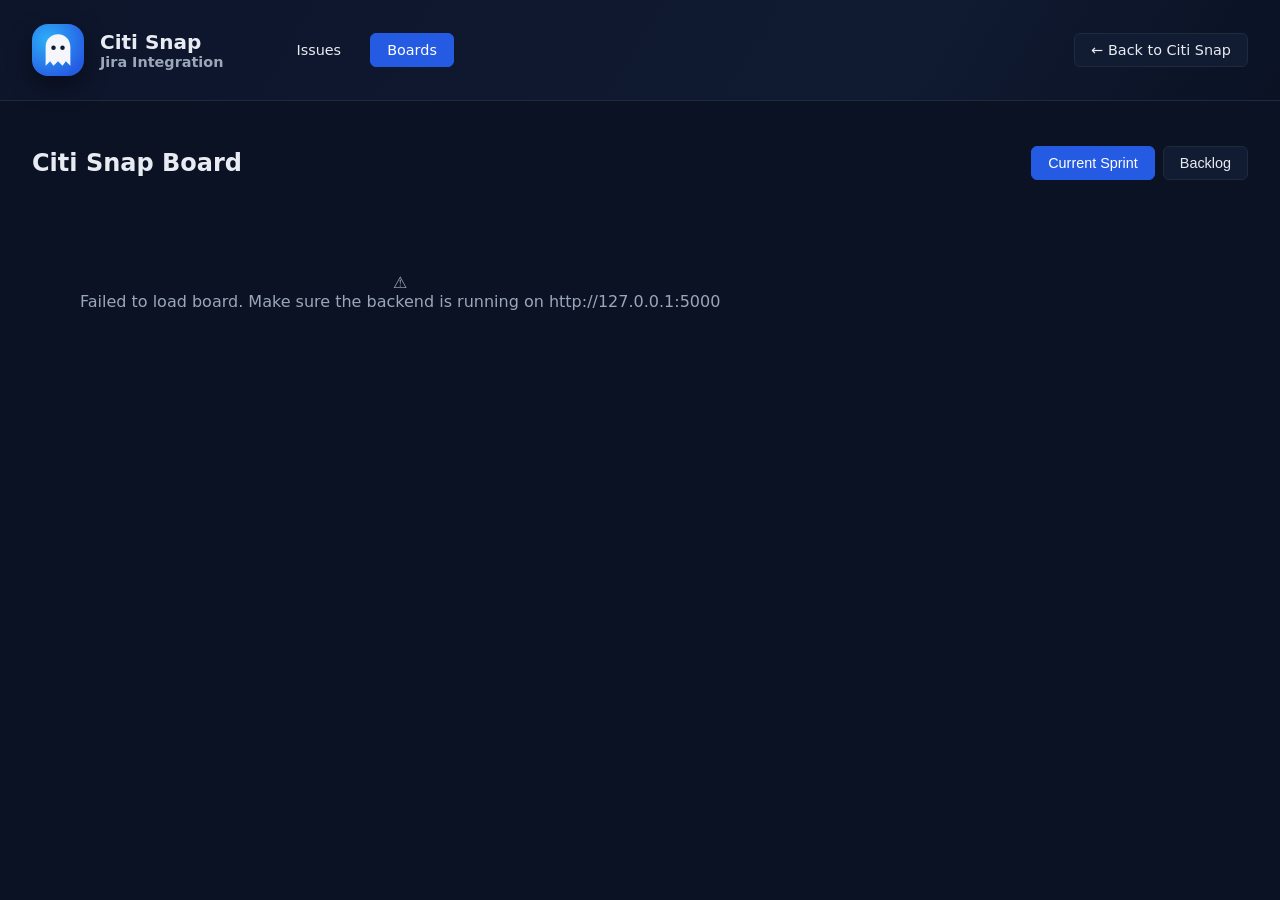
<file: citi_ghost_feedback/frontend/jira-boards.html>
<!DOCTYPE html>
<html lang="en">
  <head>
    <meta charset="UTF-8" />
    <meta name="viewport" content="width=device-width, initial-scale=1.0" />
    <title>Jira Boards - Citi Snap</title>
    <link rel="stylesheet" href="styles.css" />
    <style>
      body {
        background: var(--bg-primary);
        color: var(--text-primary);
        overflow-y: auto;
        height: auto;
        min-height: 100vh;
      }

      /* Jira Header - Match main page style */
      .jira-header {
        background: linear-gradient(120deg, #0d152b, #101a31 70%, #0a1224);
        color: var(--text-primary);
        padding: 1.5rem 2rem;
        border-bottom: 1px solid var(--border-color);
        display: flex;
        align-items: center;
        justify-content: space-between;
        position: sticky;
        top: 0;
        z-index: 1000;
      }

      .jira-header-left {
        display: flex;
        align-items: center;
        gap: 24px;
      }

      .jira-logo {
        font-size: 1.25rem;
        font-weight: 600;
        display: flex;
        align-items: center;
        gap: 1rem;
      }

      .jira-logo .ghost-icon {
        width: 52px;
        height: 52px;
        border-radius: 16px;
        background: radial-gradient(circle at 30% 30%, #2daef7, #255be3 80%);
        display: grid;
        place-items: center;
        box-shadow: 0 10px 25px rgba(0, 0, 0, 0.4);
      }

      .jira-logo .ghost-icon svg {
        width: 36px;
        height: 36px;
        fill: #f4f6fb;
      }

      .jira-logo .ghost-icon .ghost-eye {
        fill: #101a31;
      }

      .jira-nav {
        display: flex;
        gap: 0.75rem;
        margin-left: 2rem;
      }

      .jira-nav-item {
        padding: 0.5rem 1rem;
        border-radius: 6px;
        cursor: pointer;
        transition: all 0.2s;
        font-size: 0.9rem;
        color: var(--text-primary);
        border: 1px solid transparent;
      }

      .jira-nav-item:hover {
        background: var(--bg-secondary);
        border-color: var(--border-color);
      }

      .jira-nav-item.active {
        background: var(--accent-blue);
        color: white;
        border-color: var(--accent-blue);
      }

      .jira-header-right {
        display: flex;
        align-items: center;
        gap: 0.75rem;
      }

      .jira-header-link {
        color: var(--text-primary);
        text-decoration: none;
        padding: 0.5rem 1rem;
        border-radius: 6px;
        font-size: 0.9rem;
        transition: all 0.2s;
        border: 1px solid var(--border-color);
        background: var(--bg-secondary);
      }

      .jira-header-link:hover {
        background: var(--accent-blue);
        color: white;
        border-color: var(--accent-blue);
      }

      /* Board Container */
      .board-container {
        padding: 2rem;
        max-width: 100%;
        overflow-x: auto;
      }

      .board-header {
        margin-bottom: 2rem;
        display: flex;
        justify-content: space-between;
        align-items: center;
      }

      .board-title {
        font-size: 1.5rem;
        font-weight: 600;
        color: var(--text-primary);
      }

      .sprint-selector {
        display: flex;
        gap: 8px;
        align-items: center;
      }

      .sprint-btn {
        padding: 0.5rem 1rem;
        background: var(--bg-secondary);
        border: 1px solid var(--border-color);
        border-radius: 6px;
        cursor: pointer;
        font-size: 0.9rem;
        color: var(--text-primary);
        transition: all 0.2s;
      }

      .sprint-btn:hover {
        background: var(--bg-primary);
        border-color: var(--accent-blue);
      }

      .sprint-btn.active {
        background: var(--accent-blue);
        color: white;
        border-color: var(--accent-blue);
      }

      /* Kanban Board */
      .kanban-board {
        display: flex;
        gap: 1rem;
        min-height: 600px;
        padding-bottom: 2rem;
      }

      .kanban-column {
        flex: 1;
        min-width: 280px;
        background: var(--bg-secondary);
        border: 1px solid var(--border-color);
        border-radius: 12px;
        padding: 1rem;
        display: flex;
        flex-direction: column;
      }

      .column-header {
        display: flex;
        justify-content: space-between;
        align-items: center;
        margin-bottom: 1rem;
        padding: 0.75rem;
        background: var(--bg-primary);
        border: 1px solid var(--border-color);
        border-radius: 8px;
      }

      .column-title {
        font-weight: 600;
        font-size: 0.875rem;
        color: var(--text-primary);
        text-transform: uppercase;
      }

      .column-count {
        background: var(--accent-blue);
        color: white;
        padding: 0.25rem 0.75rem;
        border-radius: 12px;
        font-size: 0.75rem;
        font-weight: 600;
      }

      .column-content {
        flex: 1;
        min-height: 100px;
        display: flex;
        flex-direction: column;
        gap: 8px;
      }

      .column-content.drag-over {
        background: rgba(45, 174, 247, 0.1);
        border: 2px dashed var(--accent-cyan);
        border-radius: 8px;
      }

      /* Ticket Card */
      .board-ticket {
        background: var(--bg-primary);
        border: 1px solid var(--border-color);
        border-radius: 8px;
        padding: 0.75rem;
        cursor: grab;
        transition: all 0.2s;
        box-shadow: 0 2px 4px rgba(0, 0, 0, 0.2);
      }

      .board-ticket:hover {
        box-shadow: 0 4px 12px rgba(37, 91, 227, 0.3);
        border-color: var(--accent-blue);
        transform: translateY(-2px);
      }

      .board-ticket.dragging {
        opacity: 0.5;
        cursor: grabbing;
      }

      .ticket-key {
        font-size: 0.7rem;
        color: var(--text-secondary);
        font-weight: 600;
        margin-bottom: 0.5rem;
      }

      .ticket-summary {
        font-size: 0.875rem;
        font-weight: 500;
        color: var(--text-primary);
        margin-bottom: 0.75rem;
        line-height: 1.4;
      }

      .ticket-labels {
        display: flex;
        gap: 4px;
        flex-wrap: wrap;
        margin-top: 8px;
      }

      .ticket-label {
        padding: 2px 6px;
        border-radius: 3px;
        font-size: 10px;
        font-weight: 600;
        text-transform: uppercase;
      }

      .ticket-label-bug {
        background: #e5493a;
        color: white;
      }

      .ticket-label-story {
        background: #4bce97;
        color: white;
      }

      .ticket-label-task {
        background: #0052cc;
        color: white;
      }

      .ticket-label-incident {
        background: #f5cd47;
        color: #172b4d;
      }

      /* Backlog Column */
      .backlog-column {
        min-width: 320px;
      }

      .add-to-backlog {
        padding: 0.75rem;
        background: var(--bg-primary);
        border: 2px dashed var(--border-color);
        border-radius: 8px;
        text-align: center;
        color: var(--text-secondary);
        cursor: pointer;
        transition: all 0.2s;
        margin-top: 0.5rem;
      }

      .add-to-backlog:hover {
        border-color: var(--accent-blue);
        color: var(--accent-blue);
        background: rgba(37, 91, 227, 0.1);
      }

      /* Empty State */
      .empty-column {
        text-align: center;
        padding: 1.5rem;
        color: var(--text-secondary);
        font-size: 0.85rem;
      }

      /* Loading */
      .loading {
        text-align: center;
        padding: 3rem;
        color: var(--text-secondary);
      }

      /* Ticket Detail Modal */
      .ticket-modal {
        display: none;
        position: fixed;
        top: 0;
        left: 0;
        right: 0;
        bottom: 0;
        background: rgba(0, 0, 0, 0.7);
        z-index: 2000;
        overflow-y: auto;
        padding: 2rem;
      }

      .ticket-modal.active {
        display: flex;
        align-items: flex-start;
        justify-content: center;
      }

      .ticket-modal-content {
        background: var(--bg-secondary);
        border: 1px solid var(--border-color);
        border-radius: 12px;
        max-width: 800px;
        width: 100%;
        margin: 2rem auto;
        box-shadow: 0 8px 32px rgba(0, 0, 0, 0.5);
      }

      .ticket-modal-header {
        padding: 2rem;
        border-bottom: 1px solid var(--border-color);
        display: flex;
        justify-content: space-between;
        align-items: flex-start;
      }

      .ticket-modal-title {
        font-size: 1.5rem;
        font-weight: 600;
        color: var(--text-primary);
        margin-bottom: 0.5rem;
      }

      .ticket-modal-key {
        font-size: 0.875rem;
        color: var(--text-secondary);
        margin-bottom: 0.75rem;
      }

      .ticket-modal-close {
        background: none;
        border: none;
        font-size: 1.5rem;
        color: var(--text-secondary);
        cursor: pointer;
        padding: 0;
        width: 32px;
        height: 32px;
        display: flex;
        align-items: center;
        justify-content: center;
        border-radius: 6px;
        transition: all 0.2s;
      }

      .ticket-modal-close:hover {
        background: var(--bg-primary);
        color: var(--text-primary);
      }

      .ticket-modal-body {
        padding: 2rem;
      }

      .ticket-modal-section {
        margin-bottom: 2rem;
      }

      .ticket-modal-section-title {
        font-size: 1rem;
        font-weight: 600;
        color: var(--text-primary);
        margin-bottom: 1rem;
        padding-bottom: 0.5rem;
        border-bottom: 2px solid var(--border-color);
      }

      .ticket-modal-field {
        display: grid;
        grid-template-columns: 150px 1fr;
        gap: 1rem;
        margin-bottom: 1rem;
        font-size: 0.875rem;
      }

      .ticket-modal-field-label {
        color: var(--text-secondary);
        font-weight: 600;
      }

      .ticket-modal-field-value {
        color: var(--text-primary);
      }

      .ticket-modal-description {
        background: var(--bg-primary);
        border: 1px solid var(--border-color);
        padding: 1rem;
        border-radius: 6px;
        white-space: pre-wrap;
        font-size: 0.875rem;
        line-height: 1.6;
        color: var(--text-primary);
      }

      .ticket-modal-screenshots {
        display: flex;
        gap: 1rem;
        flex-wrap: wrap;
        margin-top: 1rem;
      }

      .ticket-modal-screenshot {
        max-width: 300px;
        max-height: 200px;
        border-radius: 6px;
        border: 1px solid var(--border-color);
        cursor: pointer;
        transition: transform 0.2s;
      }

      .ticket-modal-screenshot:hover {
        transform: scale(1.05);
      }
    </style>
  </head>
  <body>
    <!-- Jira Header -->
    <div class="jira-header">
      <div class="jira-header-left">
        <div class="jira-logo">
          <div class="ghost-icon">
            <svg viewBox="0 0 64 64" aria-hidden="true">
              <path d="M32 4c13.2 0 22 9.88 22 23.06V60L46 52l-6 8-8-8-8 8-6-8-8 8V27.06C10 13.88 18.8 4 32 4Z" fill="#f4f6fb"></path>
              <circle cx="24" cy="28" r="4" fill="#101a31"></circle>
              <circle cx="40" cy="28" r="4" fill="#101a31"></circle>
            </svg>
          </div>
          <div>
            <div style="font-size: 1.25rem; font-weight: 600;">Citi Snap</div>
            <div style="color: var(--text-secondary); font-size: 0.9rem;">Jira Integration</div>
          </div>
        </div>
        <div class="jira-nav">
          <div class="jira-nav-item" onclick="window.location.href='jira.html'">Issues</div>
          <div class="jira-nav-item active" onclick="window.location.href='jira-boards.html'">Boards</div>
        </div>
      </div>
      <div class="jira-header-right">
        <a href="index.html" class="jira-header-link">← Back to Citi Snap</a>
      </div>
    </div>

    <!-- Board Container -->
    <div class="board-container">
      <div class="board-header">
        <h1 class="board-title">Citi Snap Board</h1>
        <div class="sprint-selector">
          <button class="sprint-btn active">Current Sprint</button>
          <button class="sprint-btn">Backlog</button>
        </div>
      </div>

      <!-- Kanban Board -->
      <div class="kanban-board" id="kanbanBoard">
        <div class="loading">Loading board...</div>
      </div>
    </div>

    <script>
      const API_BASE = "http://127.0.0.1:5000";
      let allTickets = [];
      let draggedTicket = null;
      let draggedFromColumn = null;
      let wasDragged = false;

      // Column definitions
      const columns = [
        { id: "backlog", title: "Backlog", status: "backlog" },
        { id: "todo", title: "To Do", status: "todo" },
        { id: "inprogress", title: "In Progress", status: "inprogress" },
        { id: "ready", title: "Ready for Validation", status: "ready" },
        { id: "blocked", title: "Blocked", status: "blocked" },
        { id: "completed", title: "Completed", status: "completed" }
      ];

      // Get issue type label class
      function getIssueTypeClass(issueType) {
        const type = (issueType || "Task").toLowerCase();
        if (type === "bug") return "ticket-label-bug";
        if (type === "story") return "ticket-label-story";
        if (type === "incident") return "ticket-label-incident";
        return "ticket-label-task";
      }

      // Render ticket card
      function renderTicketCard(ticket) {
        const issueType = ticket.issue_type || "Task";
        return `
          <div class="board-ticket" draggable="true" data-ticket-id="${ticket.ticket_id}">
            <div class="ticket-key">CITI-${ticket.ticket_id}</div>
            <div class="ticket-summary">${ticket.summary || "No summary"}</div>
            <div class="ticket-labels">
              <span class="ticket-label ${getIssueTypeClass(issueType)}">${issueType}</span>
            </div>
          </div>
        `;
      }

      // Render board
      function renderBoard() {
        const board = document.getElementById("kanbanBoard");
        
        // Group tickets by status
        const ticketsByStatus = {};
        columns.forEach(col => {
          ticketsByStatus[col.status] = allTickets.filter(t => 
            (t.board_status || "backlog") === col.status
          );
        });

        board.innerHTML = columns.map(column => {
          const tickets = ticketsByStatus[column.status] || [];
          return `
            <div class="kanban-column ${column.id === 'backlog' ? 'backlog-column' : ''}" 
                 data-column="${column.status}"
                 ondrop="handleDrop(event)" 
                 ondragover="handleDragOver(event)"
                 ondragleave="handleDragLeave(event)">
              <div class="column-header">
                <div class="column-title">${column.title}</div>
                <div class="column-count">${tickets.length}</div>
              </div>
              <div class="column-content" id="column-${column.status}">
                ${tickets.length > 0 
                  ? tickets.map(renderTicketCard).join("")
                  : `<div class="empty-column">No tickets</div>`
                }
                ${column.id === 'backlog' ? `
                  <div class="add-to-backlog" onclick="showAddToBacklog()">
                    + Add to Backlog
                  </div>
                ` : ''}
              </div>
            </div>
          `;
        }).join("");

        // Add drag event listeners and click handlers
        document.querySelectorAll(".board-ticket").forEach(ticket => {
          ticket.addEventListener("dragstart", handleDragStart);
          ticket.addEventListener("dragend", handleDragEnd);
          
          // Handle click to open modal (but not if it was dragged)
          ticket.addEventListener("click", (e) => {
            // Only open modal if it wasn't a drag operation
            setTimeout(() => {
              if (!wasDragged) {
                const ticketId = ticket.dataset.ticketId;
                openTicketModal(parseInt(ticketId));
              }
            }, 200);
          });
        });
      }

      // Drag and Drop Handlers
      function handleDragStart(e) {
        wasDragged = false;
        draggedTicket = e.target;
        draggedFromColumn = e.target.closest(".kanban-column").dataset.column;
        e.target.classList.add("dragging");
        e.dataTransfer.effectAllowed = "move";
        e.dataTransfer.setData("text/html", e.target.outerHTML);
      }

      function handleDragEnd(e) {
        e.target.classList.remove("dragging");
        document.querySelectorAll(".column-content").forEach(col => {
          col.classList.remove("drag-over");
        });
        
        // Reset drag flag after a short delay
        setTimeout(() => {
          wasDragged = false;
        }, 100);
      }

      function handleDragOver(e) {
        if (e.preventDefault) {
          e.preventDefault();
        }
        e.dataTransfer.dropEffect = "move";
        const columnContent = e.currentTarget.querySelector(".column-content");
        if (columnContent) {
          columnContent.classList.add("drag-over");
        }
        return false;
      }

      function handleDragLeave(e) {
        const columnContent = e.currentTarget.querySelector(".column-content");
        if (columnContent) {
          columnContent.classList.remove("drag-over");
        }
      }

      function handleDrop(e) {
        if (e.stopPropagation) {
          e.stopPropagation();
        }

        wasDragged = true; // Mark that a drag operation occurred

        const columnContent = e.currentTarget.querySelector(".column-content");
        if (columnContent) {
          columnContent.classList.remove("drag-over");
        }

        if (draggedTicket) {
          const ticketId = draggedTicket.dataset.ticketId;
          const newStatus = e.currentTarget.dataset.column;
          
          // Update ticket status
          updateTicketStatus(ticketId, newStatus, draggedFromColumn);
          
          // Move ticket visually
          const ticket = allTickets.find(t => t.ticket_id == ticketId);
          if (ticket) {
            ticket.board_status = newStatus;
            renderBoard();
          }
        }

        return false;
      }

      // Update ticket status - persist to backend
      async function updateTicketStatus(ticketId, newStatus, oldStatus) {
        console.log(`Moving ticket ${ticketId} from ${oldStatus} to ${newStatus}`);
        
        try {
          const response = await fetch(`${API_BASE}/update-ticket-status`, {
            method: "PUT",
            headers: { "Content-Type": "application/json" },
            body: JSON.stringify({ ticket_id: ticketId, board_status: newStatus })
          });
          
          if (!response.ok) {
            const errorData = await response.json().catch(() => ({ message: "Failed to update ticket status" }));
            console.error("Failed to update ticket status:", errorData.message);
            // Revert the change if backend update failed
            const ticket = allTickets.find(t => t.ticket_id == ticketId);
            if (ticket) {
              ticket.board_status = oldStatus;
              renderBoard();
            }
          } else {
            console.log(`Successfully updated ticket ${ticketId} to ${newStatus}`);
          }
        } catch (error) {
          console.error("Error updating ticket status:", error);
          // Revert the change if backend update failed
          const ticket = allTickets.find(t => t.ticket_id == ticketId);
          if (ticket) {
            ticket.board_status = oldStatus;
            renderBoard();
          }
        }
      }

      // Format date
      function formatDate(dateString) {
        if (!dateString) return "N/A";
        const date = new Date(dateString);
        return date.toLocaleDateString("en-US", {
          year: "numeric",
          month: "short",
          day: "numeric",
          hour: "2-digit",
          minute: "2-digit",
        });
      }

      // Open ticket modal
      function openTicketModal(ticketId) {
        const ticket = allTickets.find(t => t.ticket_id == ticketId);
        if (!ticket) return;

        const screenshots = ticket.screenshot_paths || (ticket.screenshot_path ? [ticket.screenshot_path] : []);
        const issueType = ticket.issue_type || "Task";
        
        const modalHTML = `
          <div class="ticket-modal active" id="ticketModal" onclick="if(event.target.id === 'ticketModal') closeTicketModal()">
            <div class="ticket-modal-content" onclick="event.stopPropagation()">
              <div class="ticket-modal-header">
                <div>
                  <div class="ticket-modal-key">CITI-${ticket.ticket_id}</div>
                  <div class="ticket-modal-title">${ticket.summary || "No summary"}</div>
                </div>
                <button class="ticket-modal-close" onclick="closeTicketModal()">×</button>
              </div>
              <div class="ticket-modal-body">
                <div class="ticket-modal-section">
                  <div class="ticket-modal-section-title">Details</div>
                  <div class="ticket-modal-field">
                    <div class="ticket-modal-field-label">Issue Type:</div>
                    <div class="ticket-modal-field-value">
                      <span class="ticket-label ${getIssueTypeClass(issueType)}">${issueType}</span>
                    </div>
                  </div>
                  <div class="ticket-modal-field">
                    <div class="ticket-modal-field-label">Status:</div>
                    <div class="ticket-modal-field-value">${ticket.board_status || "backlog"}</div>
                  </div>
                  <div class="ticket-modal-field">
                    <div class="ticket-modal-field-label">Created:</div>
                    <div class="ticket-modal-field-value">${formatDate(ticket.timestamp)}</div>
                  </div>
                  ${ticket.portfolio ? `
                    <div class="ticket-modal-field">
                      <div class="ticket-modal-field-label">Portfolio:</div>
                      <div class="ticket-modal-field-value">${ticket.portfolio}</div>
                    </div>
                  ` : ""}
                  ${ticket.reporter ? `
                    <div class="ticket-modal-field">
                      <div class="ticket-modal-field-label">Reporter:</div>
                      <div class="ticket-modal-field-value">${ticket.reporter}</div>
                    </div>
                  ` : ""}
                  ${ticket.reporter_soeid ? `
                    <div class="ticket-modal-field">
                      <div class="ticket-modal-field-label">Reporter SOEID:</div>
                      <div class="ticket-modal-field-value">${ticket.reporter_soeid}</div>
                    </div>
                  ` : ""}
                  ${ticket.assignee_soeid ? `
                    <div class="ticket-modal-field">
                      <div class="ticket-modal-field-label">Assignee SOEID:</div>
                      <div class="ticket-modal-field-value">${ticket.assignee_soeid}</div>
                    </div>
                  ` : ""}
                  ${ticket.planned_start ? `
                    <div class="ticket-modal-field">
                      <div class="ticket-modal-field-label">Planned Start:</div>
                      <div class="ticket-modal-field-value">${ticket.planned_start}</div>
                    </div>
                  ` : ""}
                  ${ticket.planned_end ? `
                    <div class="ticket-modal-field">
                      <div class="ticket-modal-field-label">Planned End:</div>
                      <div class="ticket-modal-field-value">${ticket.planned_end}</div>
                    </div>
                  ` : ""}
                  ${ticket.parent_id ? `
                    <div class="ticket-modal-field">
                      <div class="ticket-modal-field-label">Parent ID:</div>
                      <div class="ticket-modal-field-value">CITI-${ticket.parent_id}</div>
                    </div>
                  ` : ""}
                  ${ticket.epic_link ? `
                    <div class="ticket-modal-field">
                      <div class="ticket-modal-field-label">Epic Link:</div>
                      <div class="ticket-modal-field-value">${ticket.epic_link}</div>
                    </div>
                  ` : ""}
                </div>

                ${ticket.description ? `
                  <div class="ticket-modal-section">
                    <div class="ticket-modal-section-title">Description</div>
                    <div class="ticket-modal-description">${ticket.description}</div>
                  </div>
                ` : ""}

                ${screenshots.length > 0 ? `
                  <div class="ticket-modal-section">
                    <div class="ticket-modal-section-title">Screenshots</div>
                    <div class="ticket-modal-screenshots">
                      ${screenshots.map(screenshot => {
                        const filename = screenshot.includes('/') ? screenshot.split('/').pop() : screenshot;
                        const screenshotUrl = `${API_BASE}/screenshots/${filename}`;
                        return `<img src="${screenshotUrl}" alt="Screenshot" class="ticket-modal-screenshot" onclick="window.open('${screenshotUrl}', '_blank')" onerror="this.style.display='none';" />`;
                      }).join("")}
                    </div>
                  </div>
                ` : ""}
              </div>
            </div>
          </div>
        `;

        document.body.insertAdjacentHTML('beforeend', modalHTML);
      }

      // Close ticket modal
      function closeTicketModal() {
        const modal = document.getElementById("ticketModal");
        if (modal) {
          modal.remove();
        }
      }

      // Show add to backlog dialog
      async function showAddToBacklog() {
        const ticketId = prompt("Enter ticket ID to add to backlog (e.g., 1, 2, 3):");
        if (ticketId) {
          const ticket = allTickets.find(t => t.ticket_id == ticketId);
          if (ticket) {
            const oldStatus = ticket.board_status || "backlog";
            ticket.board_status = "backlog";
            renderBoard();
            // Persist to backend
            await updateTicketStatus(ticketId, "backlog", oldStatus);
          } else {
            alert(`Ticket CITI-${ticketId} not found`);
          }
        }
      }

      // Load tickets
      async function loadTickets() {
        try {
          const response = await fetch(`${API_BASE}/get-feedback`);
          if (!response.ok) throw new Error("Failed to load tickets");
          
          const data = await response.json();
          allTickets = data.tickets || data.feedback || [];
          
          // Initialize board_status if not present (default to backlog)
          allTickets.forEach(ticket => {
            if (!ticket.board_status) {
              ticket.board_status = ticket.board_status || "backlog";
            }
          });
          
          renderBoard();
        } catch (error) {
          console.error("Error loading tickets:", error);
          document.getElementById("kanbanBoard").innerHTML = `
            <div class="loading">
              <div>⚠️</div>
              <div>Failed to load board. Make sure the backend is running on ${API_BASE}</div>
            </div>
          `;
        }
      }

      // Load tickets on page load
      loadTickets();
      
      // Auto-refresh every 30 seconds
      setInterval(loadTickets, 30000);
    </script>
  </body>
</html>
</file>
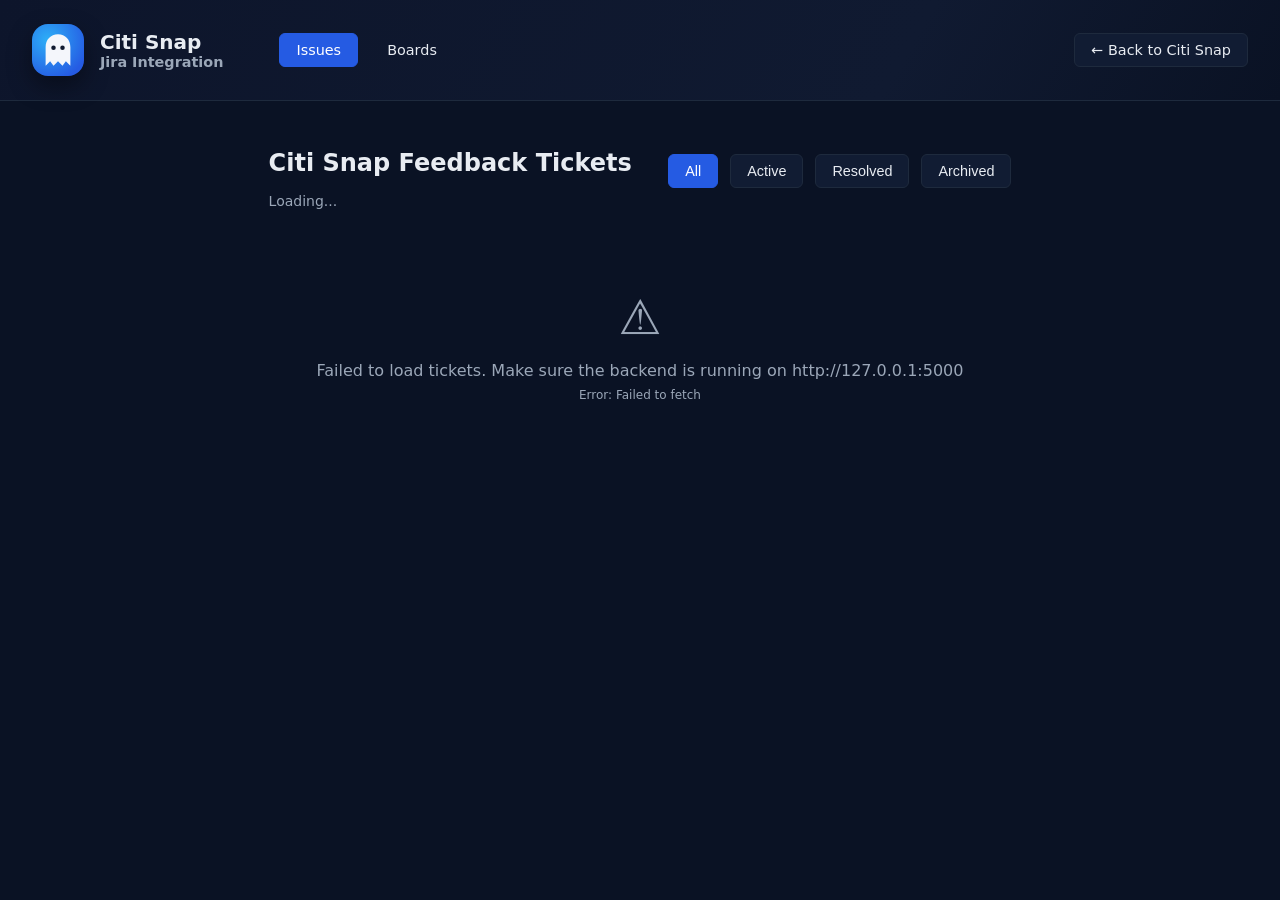
<file: citi_ghost_feedback/frontend/jira.html>
<!DOCTYPE html>
<html lang="en">
  <head>
    <meta charset="UTF-8" />
    <meta name="viewport" content="width=device-width, initial-scale=1.0" />
    <title>Jira - Citi Snap Tickets</title>
    <link rel="stylesheet" href="styles.css" />
    <style>
      body {
        background: var(--bg-primary);
        color: var(--text-primary);
        overflow-y: auto;
        height: auto;
        min-height: 100vh;
      }

      /* Jira Header - Match main page style */
      .jira-header {
        background: linear-gradient(120deg, #0d152b, #101a31 70%, #0a1224);
        color: var(--text-primary);
        padding: 1.5rem 2rem;
        border-bottom: 1px solid var(--border-color);
        display: flex;
        align-items: center;
        justify-content: space-between;
        position: sticky;
        top: 0;
        z-index: 1000;
      }

      .jira-header-left {
        display: flex;
        align-items: center;
        gap: 24px;
      }

      .jira-logo {
        font-size: 1.25rem;
        font-weight: 600;
        display: flex;
        align-items: center;
        gap: 1rem;
      }

      .jira-logo .ghost-icon {
        width: 52px;
        height: 52px;
        border-radius: 16px;
        background: radial-gradient(circle at 30% 30%, #2daef7, #255be3 80%);
        display: grid;
        place-items: center;
        box-shadow: 0 10px 25px rgba(0, 0, 0, 0.4);
      }

      .jira-logo .ghost-icon svg {
        width: 36px;
        height: 36px;
        fill: #f4f6fb;
      }

      .jira-logo .ghost-icon .ghost-eye {
        fill: #101a31;
      }

      .jira-nav {
        display: flex;
        gap: 0.75rem;
        margin-left: 2rem;
      }

      .jira-nav-item {
        padding: 0.5rem 1rem;
        border-radius: 6px;
        cursor: pointer;
        transition: all 0.2s;
        font-size: 0.9rem;
        color: var(--text-primary);
        border: 1px solid transparent;
      }

      .jira-nav-item:hover {
        background: var(--bg-secondary);
        border-color: var(--border-color);
      }

      .jira-nav-item.active {
        background: var(--accent-blue);
        color: white;
        border-color: var(--accent-blue);
      }

      .jira-header-right {
        display: flex;
        align-items: center;
        gap: 0.75rem;
      }

      .jira-header-link {
        color: var(--text-primary);
        text-decoration: none;
        padding: 0.5rem 1rem;
        border-radius: 6px;
        font-size: 0.9rem;
        transition: all 0.2s;
        border: 1px solid var(--border-color);
        background: var(--bg-secondary);
      }

      .jira-header-link:hover {
        background: var(--accent-blue);
        color: white;
        border-color: var(--accent-blue);
      }

      /* Main Container */
      .jira-container {
        max-width: 1400px;
        margin: 0 auto;
        padding: 2rem;
      }

      /* Page Header */
      .jira-page-header {
        margin-bottom: 2rem;
        display: flex;
        justify-content: space-between;
        align-items: center;
      }

      .jira-page-title {
        font-size: 1.5rem;
        font-weight: 600;
        color: var(--text-primary);
      }

      .jira-filters {
        display: flex;
        gap: 12px;
        align-items: center;
      }

      .jira-filter-btn {
        padding: 0.5rem 1rem;
        border: 1px solid var(--border-color);
        background: var(--bg-secondary);
        border-radius: 6px;
        cursor: pointer;
        font-size: 0.9rem;
        color: var(--text-primary);
        transition: all 0.2s;
      }

      .jira-filter-btn:hover {
        background: var(--bg-primary);
        border-color: var(--accent-blue);
      }

      .jira-filter-btn.active {
        background: var(--accent-blue);
        color: white;
        border-color: var(--accent-blue);
      }

      /* Ticket List */
      .jira-tickets {
        display: flex;
        flex-direction: column;
        gap: 12px;
      }

      /* Ticket Card */
      .jira-ticket {
        background: var(--bg-secondary);
        border: 1px solid var(--border-color);
        border-radius: 12px;
        padding: 1rem;
        transition: all 0.2s;
        cursor: pointer;
      }

      .jira-ticket:hover {
        box-shadow: 0 4px 12px rgba(37, 91, 227, 0.2);
        border-color: var(--accent-blue);
        transform: translateY(-2px);
      }

      .jira-ticket-header {
        display: flex;
        justify-content: space-between;
        align-items: flex-start;
        margin-bottom: 12px;
      }

      .jira-ticket-left {
        flex: 1;
      }

      .jira-ticket-key {
        font-size: 0.75rem;
        color: var(--text-secondary);
        margin-bottom: 0.5rem;
        font-weight: 600;
      }

      .jira-ticket-title {
        font-size: 1rem;
        font-weight: 600;
        color: var(--text-primary);
        margin-bottom: 0.75rem;
      }

      .jira-ticket-meta {
        display: flex;
        gap: 1rem;
        flex-wrap: wrap;
        font-size: 0.85rem;
        color: var(--text-secondary);
      }

      .jira-ticket-meta-item {
        display: flex;
        align-items: center;
        gap: 4px;
      }

      .jira-ticket-right {
        display: flex;
        gap: 8px;
        align-items: flex-start;
      }

      /* Labels */
      .jira-labels {
        display: flex;
        gap: 6px;
        flex-wrap: wrap;
        margin-top: 8px;
      }

      .jira-label {
        padding: 2px 8px;
        border-radius: 3px;
        font-size: 11px;
        font-weight: 600;
        text-transform: uppercase;
      }

      .jira-label-bug {
        background: #e5493a;
        color: white;
      }

      .jira-label-story {
        background: #4bce97;
        color: white;
      }

      .jira-label-task {
        background: #0052cc;
        color: white;
      }

      .jira-label-incident {
        background: #f5cd47;
        color: #172b4d;
      }

      .jira-label-portfolio {
        background: var(--bg-primary);
        color: var(--text-primary);
        border: 1px solid var(--border-color);
      }

      /* Priority/Avatar */
      .jira-priority {
        width: 24px;
        height: 24px;
        border-radius: 3px;
        display: flex;
        align-items: center;
        justify-content: center;
        font-size: 12px;
        font-weight: 600;
      }

      .jira-priority-high {
        background: #e5493a;
        color: white;
      }

      .jira-priority-medium {
        background: #f5cd47;
        color: #172b4d;
      }

      .jira-priority-low {
        background: #dfe1e6;
        color: #172b4d;
      }

      /* Ticket Details */
      .jira-ticket-details {
        margin-top: 12px;
        padding-top: 12px;
        border-top: 1px solid var(--border-color);
        display: grid;
        grid-template-columns: repeat(auto-fit, minmax(200px, 1fr));
        gap: 16px;
        font-size: 13px;
      }

      .jira-detail-item {
        display: flex;
        flex-direction: column;
        gap: 4px;
      }

      .jira-detail-label {
        color: var(--text-secondary);
        font-size: 0.75rem;
        font-weight: 600;
      }

      .jira-detail-value {
        color: var(--text-primary);
      }

      /* Screenshots */
      .jira-screenshots {
        margin-top: 12px;
        display: flex;
        gap: 8px;
        flex-wrap: wrap;
      }

      .jira-screenshot {
        width: 120px;
        height: 80px;
        object-fit: cover;
        border-radius: 6px;
        border: 1px solid var(--border-color);
        cursor: pointer;
        transition: transform 0.2s;
      }

      .jira-screenshot:hover {
        transform: scale(1.05);
        border-color: var(--accent-blue);
      }

      /* Empty State */
      .jira-empty {
        text-align: center;
        padding: 3rem;
        color: var(--text-secondary);
      }

      .jira-empty-icon {
        font-size: 3rem;
        margin-bottom: 1rem;
      }

      /* Loading */
      .jira-loading {
        text-align: center;
        padding: 3rem;
        color: var(--text-secondary);
      }

      /* Status Badge */
      .jira-status {
        padding: 4px 8px;
        border-radius: 3px;
        font-size: 11px;
        font-weight: 600;
        text-transform: uppercase;
      }

      .jira-status-active {
        background: var(--accent-blue);
        color: white;
      }

      .jira-status-resolved {
        background: #4bce97;
        color: white;
      }

      .jira-status-archived {
        background: #5e6c84;
        color: white;
      }

      .jira-status-closed {
        background: #dfe1e6;
        color: #172b4d;
      }

      /* Ticket Detail Modal */
      .ticket-detail-modal {
        display: none;
        position: fixed;
        top: 0;
        left: 0;
        right: 0;
        bottom: 0;
        background: rgba(0, 0, 0, 0.7);
        z-index: 2000;
        overflow-y: auto;
        padding: 2rem;
      }

      .ticket-detail-modal.active {
        display: flex;
        align-items: flex-start;
        justify-content: center;
      }

      .ticket-detail-content {
        background: var(--bg-secondary);
        border: 1px solid var(--border-color);
        border-radius: 12px;
        max-width: 900px;
        width: 100%;
        margin: 2rem auto;
        box-shadow: 0 8px 32px rgba(0, 0, 0, 0.5);
      }

      .ticket-detail-header {
        padding: 2rem;
        border-bottom: 1px solid var(--border-color);
        display: flex;
        justify-content: space-between;
        align-items: flex-start;
      }

      .ticket-detail-title-section h2 {
        font-size: 1.5rem;
        font-weight: 600;
        color: var(--text-primary);
        margin-bottom: 0.5rem;
      }

      .ticket-detail-key {
        font-size: 0.875rem;
        color: var(--text-secondary);
        margin-bottom: 0.75rem;
      }

      .ticket-detail-close {
        background: none;
        border: none;
        font-size: 1.5rem;
        color: var(--text-secondary);
        cursor: pointer;
        padding: 0;
        width: 32px;
        height: 32px;
        display: flex;
        align-items: center;
        justify-content: center;
        border-radius: 6px;
        transition: all 0.2s;
      }

      .ticket-detail-close:hover {
        background: var(--bg-primary);
        color: var(--text-primary);
      }

      .ticket-detail-body {
        padding: 2rem;
      }

      .ticket-detail-section {
        margin-bottom: 2rem;
      }

      .ticket-detail-section-title {
        font-size: 1.125rem;
        font-weight: 600;
        color: var(--text-primary);
        margin-bottom: 1rem;
        padding-bottom: 0.75rem;
        border-bottom: 2px solid var(--border-color);
        display: flex;
        align-items: center;
        gap: 0.5rem;
      }

      .ticket-detail-section-content {
        background: var(--bg-primary);
        border: 1px solid var(--border-color);
        border-radius: 8px;
        padding: 1.5rem;
        color: var(--text-primary);
        line-height: 1.7;
        font-size: 0.9rem;
      }

      .ticket-detail-section-content ul,
      .ticket-detail-section-content ol {
        margin-left: 1.5rem;
        margin-top: 0.75rem;
      }

      .ticket-detail-section-content li {
        margin-bottom: 0.5rem;
      }

      .ticket-detail-section-content strong {
        color: var(--accent-cyan);
      }

      .ticket-detail-grid {
        display: grid;
        grid-template-columns: repeat(auto-fit, minmax(250px, 1fr));
        gap: 1rem;
        margin-top: 1rem;
      }

      .ticket-detail-card {
        background: var(--bg-primary);
        border: 1px solid var(--border-color);
        border-radius: 8px;
        padding: 1rem;
      }

      .ticket-detail-card-title {
        font-weight: 600;
        color: var(--accent-cyan);
        margin-bottom: 0.5rem;
        font-size: 0.875rem;
      }

      .ticket-detail-card-value {
        color: var(--text-primary);
        font-size: 0.9rem;
      }
    </style>
  </head>
  <body>
    <!-- Jira Header -->
    <div class="jira-header">
      <div class="jira-header-left">
        <div class="jira-logo">
          <div class="ghost-icon">
            <svg viewBox="0 0 64 64" aria-hidden="true">
              <path d="M32 4c13.2 0 22 9.88 22 23.06V60L46 52l-6 8-8-8-8 8-6-8-8 8V27.06C10 13.88 18.8 4 32 4Z" fill="#f4f6fb"></path>
              <circle cx="24" cy="28" r="4" fill="#101a31"></circle>
              <circle cx="40" cy="28" r="4" fill="#101a31"></circle>
            </svg>
          </div>
          <div>
            <div style="font-size: 1.25rem; font-weight: 600;">Citi Snap</div>
            <div style="color: var(--text-secondary); font-size: 0.9rem;">Jira Integration</div>
          </div>
        </div>
        <div class="jira-nav">
          <div class="jira-nav-item active" onclick="window.location.href='jira.html'">Issues</div>
          <div class="jira-nav-item" onclick="window.location.href='jira-boards.html'">Boards</div>
        </div>
      </div>
      <div class="jira-header-right">
        <a href="index.html" class="jira-header-link">← Back to Citi Snap</a>
      </div>
    </div>

    <!-- Main Container -->
    <div class="jira-container">
      <!-- Page Header -->
      <div class="jira-page-header">
        <div>
          <h1 class="jira-page-title">Citi Snap Feedback Tickets</h1>
          <div id="ticketCount" style="font-size: 0.875rem; color: var(--text-secondary); margin-top: 0.5rem;">Loading...</div>
        </div>
        <div class="jira-filters">
          <button class="jira-filter-btn active" data-filter="all">All</button>
          <button class="jira-filter-btn" data-filter="active">Active</button>
          <button class="jira-filter-btn" data-filter="resolved">Resolved</button>
          <button class="jira-filter-btn" data-filter="archived">Archived</button>
        </div>
      </div>

      <!-- Tickets List -->
      <div class="jira-tickets" id="jiraTickets">
        <div class="jira-loading">Loading tickets...</div>
      </div>
    </div>

    <script>
      const API_BASE = "http://127.0.0.1:5000";
      let allTickets = [];
      let currentFilter = "all";

      // Format date
      function formatDate(dateString) {
        if (!dateString) return "N/A";
        const date = new Date(dateString);
        return date.toLocaleDateString("en-US", {
          year: "numeric",
          month: "short",
          day: "numeric",
          hour: "2-digit",
          minute: "2-digit",
        });
      }

      // Get issue type label class
      function getIssueTypeClass(issueType) {
        const type = (issueType || "Task").toLowerCase();
        if (type === "bug") return "jira-label-bug";
        if (type === "story") return "jira-label-story";
        if (type === "incident") return "jira-label-incident";
        return "jira-label-task";
      }

      // Get status class
      function getStatusClass(status) {
        const s = (status || "active").toLowerCase();
        if (s === "resolved") return "jira-status-resolved";
        if (s === "archived") return "jira-status-archived";
        if (s === "closed") return "jira-status-closed";
        return "jira-status-active";
      }

      // Generate dummy analysis data
      function generateDummyAnalysis(ticket) {
        const issueType = (ticket.issue_type || "Task").toLowerCase();
        
        // High Level Overview
        const overviews = {
          bug: "This bug affects the core functionality of the application, causing users to experience errors when performing critical operations. The issue has been reported by multiple users and impacts the user experience significantly.",
          story: "This feature request aims to enhance the user experience by adding new capabilities to the platform. It has been identified as a high-priority enhancement that will benefit a large portion of the user base.",
          task: "This task involves implementing improvements to the existing system infrastructure. It requires coordination between multiple teams and careful planning to ensure minimal disruption to current operations.",
          incident: "This incident represents a critical system failure that requires immediate attention. The issue has been escalated and is being actively monitored by the operations team."
        };

        // Root Cause Analysis
        const rootCauses = {
          bug: "The root cause appears to be related to improper error handling in the API layer. When invalid data is passed to the endpoint, the system fails to validate inputs correctly, leading to a null pointer exception. This suggests a gap in input validation and error handling mechanisms.",
          story: "The need for this feature has been identified through user feedback and market research. Current system limitations prevent users from achieving their workflow goals efficiently, creating a gap in functionality that this feature will address.",
          task: "The task is required due to technical debt accumulated over previous iterations. System performance metrics indicate that optimization is needed to maintain acceptable response times as user load increases.",
          incident: "Initial investigation points to a database connection pool exhaustion issue. The system is experiencing higher than expected load, causing connection timeouts and cascading failures across dependent services."
        };

        // Potential Solution
        const solutions = {
          bug: "1. Implement comprehensive input validation at the API gateway level\n2. Add proper null checks and error handling in the service layer\n3. Create unit tests to cover edge cases\n4. Deploy fixes to staging environment for thorough testing\n5. Monitor error rates post-deployment to ensure resolution",
          story: "1. Conduct user research to validate feature requirements\n2. Design user interface mockups and gather stakeholder feedback\n3. Break down implementation into smaller, manageable tasks\n4. Develop feature incrementally with regular testing\n5. Plan for gradual rollout to minimize risk",
          task: "1. Perform system performance analysis to identify bottlenecks\n2. Optimize database queries and add appropriate indexing\n3. Implement caching strategies where applicable\n4. Consider horizontal scaling if needed\n5. Establish monitoring and alerting for performance metrics",
          incident: "1. Increase database connection pool size immediately\n2. Implement connection retry logic with exponential backoff\n3. Add circuit breakers to prevent cascading failures\n4. Scale up database resources if necessary\n5. Review and optimize slow-running queries"
        };

        return {
          overview: overviews[issueType] || overviews.task,
          rootCause: rootCauses[issueType] || rootCauses.task,
          solution: solutions[issueType] || solutions.task
        };
      }

      // Render ticket
      function renderTicket(ticket) {
        const issueType = ticket.issue_type || "Task";
        const status = ticket.archive_status || "active";
        // Handle both screenshot_paths array and single screenshot_path
        let screenshots = [];
        if (ticket.screenshot_paths && Array.isArray(ticket.screenshot_paths)) {
          screenshots = ticket.screenshot_paths;
        } else if (ticket.screenshot_path) {
          screenshots = [ticket.screenshot_path];
        }
        
        return `
          <div class="jira-ticket" data-status="${status}" onclick="openTicketDetail(${ticket.ticket_id})" style="cursor: pointer;">
            <div class="jira-ticket-header">
              <div class="jira-ticket-left">
                <div class="jira-ticket-key">CITI-${ticket.ticket_id}</div>
                <div class="jira-ticket-title">${ticket.summary || "No summary"}</div>
                <div class="jira-labels">
                  <span class="jira-label ${getIssueTypeClass(issueType)}">${issueType}</span>
                  ${ticket.portfolio ? `<span class="jira-label jira-label-portfolio">${ticket.portfolio}</span>` : ""}
                  <span class="jira-status ${getStatusClass(status)}">${status}</span>
                </div>
                <div class="jira-ticket-meta">
                  <div class="jira-ticket-meta-item">
                    <span>Created:</span>
                    <strong>${formatDate(ticket.timestamp)}</strong>
                  </div>
                  ${ticket.reporter ? `<div class="jira-ticket-meta-item"><span>Reporter:</span><strong>${ticket.reporter}</strong></div>` : ""}
                  ${ticket.reporter_soeid ? `<div class="jira-ticket-meta-item"><span>Reporter SOEID:</span><strong>${ticket.reporter_soeid}</strong></div>` : ""}
                </div>
              </div>
              <div class="jira-ticket-right">
                <div class="jira-priority jira-priority-medium">!</div>
              </div>
            </div>
            
            ${screenshots.length > 0 ? `
              <div class="jira-screenshots">
                ${screenshots.map(screenshot => {
                  // Extract filename from path (e.g., "evidence/20251124_150013_eb2ccfd9.png" -> "20251124_150013_eb2ccfd9.png")
                  const filename = screenshot.includes('/') ? screenshot.split('/').pop() : screenshot;
                  const screenshotUrl = `${API_BASE}/screenshots/${filename}`;
                  return `<img src="${screenshotUrl}" alt="Screenshot" class="jira-screenshot" onclick="event.stopPropagation(); window.open('${screenshotUrl}', '_blank')" onerror="console.error('Failed to load screenshot:', '${screenshotUrl}'); this.style.display='none';" />`;
                }).join("")}
              </div>
            ` : ""}
            
            <div class="jira-ticket-details">
              ${ticket.assignee_soeid ? `
                <div class="jira-detail-item">
                  <span class="jira-detail-label">Assignee SOEID</span>
                  <span class="jira-detail-value">${ticket.assignee_soeid}</span>
                </div>
              ` : ""}
              ${ticket.planned_start ? `
                <div class="jira-detail-item">
                  <span class="jira-detail-label">Planned Start</span>
                  <span class="jira-detail-value">${ticket.planned_start}</span>
                </div>
              ` : ""}
              ${ticket.planned_end ? `
                <div class="jira-detail-item">
                  <span class="jira-detail-label">Planned End</span>
                  <span class="jira-detail-value">${ticket.planned_end}</span>
                </div>
              ` : ""}
              ${ticket.parent_id ? `
                <div class="jira-detail-item">
                  <span class="jira-detail-label">Parent ID</span>
                  <span class="jira-detail-value">CITI-${ticket.parent_id}</span>
                </div>
              ` : ""}
              ${ticket.epic_link ? `
                <div class="jira-detail-item">
                  <span class="jira-detail-label">Epic Link</span>
                  <span class="jira-detail-value">${ticket.epic_link}</span>
                </div>
              ` : ""}
              ${ticket.url ? `
                <div class="jira-detail-item">
                  <span class="jira-detail-label">Source URL</span>
                  <span class="jira-detail-value"><a href="${ticket.url}" target="_blank" style="color: var(--accent-blue); text-decoration: none;">View Source</a></span>
                </div>
              ` : ""}
            </div>
          </div>
        `;
      }

      // Filter tickets
      function filterTickets() {
        const container = document.getElementById("jiraTickets");
        let filtered = allTickets;
        
        if (currentFilter !== "all") {
          filtered = allTickets.filter(t => (t.archive_status || "active").toLowerCase() === currentFilter);
        }
        
        if (filtered.length === 0) {
          container.innerHTML = `
            <div class="jira-empty">
              <div class="jira-empty-icon">📋</div>
              <div>No tickets found</div>
            </div>
          `;
        } else {
          container.innerHTML = filtered.map(renderTicket).join("");
        }
      }

      // Load tickets
      async function loadTickets() {
        try {
          const response = await fetch(`${API_BASE}/get-feedback`);
          if (!response.ok) throw new Error("Failed to load tickets");
          
          const data = await response.json();
          // Backend returns {status: "success", tickets: [...], count: N}
          allTickets = data.tickets || data.feedback || [];
          
          console.log(`Loaded ${allTickets.length} tickets from backend`);
          
          // Sort by timestamp (newest first) - backend already reverses, but ensure it's correct
          allTickets.sort((a, b) => {
            const dateA = new Date(a.timestamp || 0);
            const dateB = new Date(b.timestamp || 0);
            return dateB - dateA;
          });
          
          // Update ticket count
          const countElement = document.getElementById("ticketCount");
          if (countElement) {
            countElement.textContent = `${allTickets.length} ticket${allTickets.length !== 1 ? 's' : ''} total`;
          }
          
          filterTickets();
        } catch (error) {
          console.error("Error loading tickets:", error);
          document.getElementById("jiraTickets").innerHTML = `
            <div class="jira-empty">
              <div class="jira-empty-icon">⚠️</div>
              <div>Failed to load tickets. Make sure the backend is running on ${API_BASE}</div>
              <div style="margin-top: 8px; font-size: 12px; color: var(--text-secondary);">Error: ${error.message}</div>
            </div>
          `;
        }
      }

      // Open ticket detail modal
      function openTicketDetail(ticketId) {
        const ticket = allTickets.find(t => t.ticket_id == ticketId);
        if (!ticket) return;

        const analysis = generateDummyAnalysis(ticket);
        const issueType = ticket.issue_type || "Task";
        const status = ticket.archive_status || "active";
        const screenshots = ticket.screenshot_paths || (ticket.screenshot_path ? [ticket.screenshot_path] : []);

        const modalHTML = `
          <div class="ticket-detail-modal active" id="ticketDetailModal" onclick="if(event.target.id === 'ticketDetailModal') closeTicketDetail()">
            <div class="ticket-detail-content" onclick="event.stopPropagation()">
              <div class="ticket-detail-header">
                <div class="ticket-detail-title-section">
                  <div class="ticket-detail-key">CITI-${ticket.ticket_id}</div>
                  <h2>${ticket.summary || "No summary"}</h2>
                  <div style="display: flex; gap: 0.5rem; margin-top: 0.75rem; flex-wrap: wrap;">
                    <span class="jira-label ${getIssueTypeClass(issueType)}">${issueType}</span>
                    ${ticket.portfolio ? `<span class="jira-label jira-label-portfolio">${ticket.portfolio}</span>` : ""}
                    <span class="jira-status ${getStatusClass(status)}">${status}</span>
                  </div>
                </div>
                <button class="ticket-detail-close" onclick="closeTicketDetail()">×</button>
              </div>
              
              <div class="ticket-detail-body">
                <!-- High Level Overview -->
                <div class="ticket-detail-section">
                  <div class="ticket-detail-section-title">
                    <span>📋</span>
                    High Level Overview
                  </div>
                  <div class="ticket-detail-section-content">
                    ${analysis.overview}
                  </div>
                </div>

                <!-- Root Cause Analysis -->
                <div class="ticket-detail-section">
                  <div class="ticket-detail-section-title">
                    <span>🔍</span>
                    Root Cause Analysis
                  </div>
                  <div class="ticket-detail-section-content">
                    ${analysis.rootCause}
                  </div>
                </div>

                <!-- Potential Solution -->
                <div class="ticket-detail-section">
                  <div class="ticket-detail-section-title">
                    <span>💡</span>
                    Potential Solution
                  </div>
                  <div class="ticket-detail-section-content" style="white-space: pre-line;">
                    ${analysis.solution}
                  </div>
                </div>

                <!-- Ticket Details -->
                <div class="ticket-detail-section">
                  <div class="ticket-detail-section-title">
                    <span>📝</span>
                    Ticket Details
                  </div>
                  <div class="ticket-detail-grid">
                    <div class="ticket-detail-card">
                      <div class="ticket-detail-card-title">Created</div>
                      <div class="ticket-detail-card-value">${formatDate(ticket.timestamp)}</div>
                    </div>
                    ${ticket.reporter ? `
                      <div class="ticket-detail-card">
                        <div class="ticket-detail-card-title">Reporter</div>
                        <div class="ticket-detail-card-value">${ticket.reporter}</div>
                      </div>
                    ` : ""}
                    ${ticket.reporter_soeid ? `
                      <div class="ticket-detail-card">
                        <div class="ticket-detail-card-title">Reporter SOEID</div>
                        <div class="ticket-detail-card-value">${ticket.reporter_soeid}</div>
                      </div>
                    ` : ""}
                    ${ticket.assignee_soeid ? `
                      <div class="ticket-detail-card">
                        <div class="ticket-detail-card-title">Assignee SOEID</div>
                        <div class="ticket-detail-card-value">${ticket.assignee_soeid}</div>
                      </div>
                    ` : ""}
                    ${ticket.planned_start ? `
                      <div class="ticket-detail-card">
                        <div class="ticket-detail-card-title">Planned Start</div>
                        <div class="ticket-detail-card-value">${ticket.planned_start}</div>
                      </div>
                    ` : ""}
                    ${ticket.planned_end ? `
                      <div class="ticket-detail-card">
                        <div class="ticket-detail-card-title">Planned End</div>
                        <div class="ticket-detail-card-value">${ticket.planned_end}</div>
                      </div>
                    ` : ""}
                    ${ticket.parent_id ? `
                      <div class="ticket-detail-card">
                        <div class="ticket-detail-card-title">Parent ID</div>
                        <div class="ticket-detail-card-value">CITI-${ticket.parent_id}</div>
                      </div>
                    ` : ""}
                    ${ticket.epic_link ? `
                      <div class="ticket-detail-card">
                        <div class="ticket-detail-card-title">Epic Link</div>
                        <div class="ticket-detail-card-value">${ticket.epic_link}</div>
                      </div>
                    ` : ""}
                  </div>
                </div>

                ${screenshots.length > 0 ? `
                  <div class="ticket-detail-section">
                    <div class="ticket-detail-section-title">
                      <span>📸</span>
                      Screenshots
                    </div>
                    <div class="jira-screenshots">
                      ${screenshots.map(screenshot => {
                        const filename = screenshot.includes('/') ? screenshot.split('/').pop() : screenshot;
                        const screenshotUrl = `${API_BASE}/screenshots/${filename}`;
                        return `<img src="${screenshotUrl}" alt="Screenshot" class="jira-screenshot" onclick="window.open('${screenshotUrl}', '_blank')" onerror="this.style.display='none';" />`;
                      }).join("")}
                    </div>
                  </div>
                ` : ""}
              </div>
            </div>
          </div>
        `;

        document.body.insertAdjacentHTML('beforeend', modalHTML);
      }

      // Close ticket detail modal
      function closeTicketDetail() {
        const modal = document.getElementById("ticketDetailModal");
        if (modal) {
          modal.remove();
        }
      }

      // Filter buttons
      document.querySelectorAll(".jira-filter-btn").forEach(btn => {
        btn.addEventListener("click", () => {
          document.querySelectorAll(".jira-filter-btn").forEach(b => b.classList.remove("active"));
          btn.classList.add("active");
          currentFilter = btn.dataset.filter;
          filterTickets();
        });
      });

      // Load tickets on page load
      loadTickets();
      
      // Auto-refresh every 30 seconds
      setInterval(loadTickets, 30000);
    </script>
  </body>
</html>
</file>
<file: citi_ghost_feedback/frontend/styles.css>
:root {
  --bg-primary: #0a1224;
  --bg-secondary: #111c33;
  --text-primary: #e8ecf2;
  --text-secondary: #9ba7b8;
  --accent-blue: #255be3;
  --accent-red: #ff3c28;
  --accent-cyan: #2daef7;
  --border-color: #1e2a3d;
}

* {
  box-sizing: border-box;
}

html {
  height: 100%;
  width: 100%;
  -webkit-text-size-adjust: 100%;
  -ms-text-size-adjust: 100%;
}

body {
  margin: 0;
  padding: 0;
  font-family: "Segoe UI", system-ui, -apple-system, BlinkMacSystemFont, sans-serif;
  background-color: var(--bg-primary);
  color: var(--text-primary);
  height: 100vh;
  height: 100dvh; /* Dynamic viewport height for mobile browsers */
  width: 100%;
  display: flex;
  flex-direction: column;
  overflow: hidden;
}

.top-nav {
  display: flex;
  justify-content: space-between;
  align-items: center;
  padding: 1.5rem 2rem;
  border-bottom: 1px solid var(--border-color);
  background: linear-gradient(120deg, #0d152b, #101a31 70%, #0a1224);
}

.brand {
  display: flex;
  gap: 1rem;
  align-items: center;
}

.ghost-icon {
  width: 52px;
  height: 52px;
  border-radius: 16px;
  background: radial-gradient(circle at 30% 30%, #2daef7, #255be3 80%);
  display: grid;
  place-items: center;
  box-shadow: 0 10px 25px rgba(0, 0, 0, 0.4);
}

.ghost-icon svg {
  width: 36px;
  height: 36px;
  fill: #f4f6fb;
}

.ghost-icon .ghost-eye {
  fill: #101a31;
}

.brand-title {
  font-size: 1.25rem;
  font-weight: 600;
}

.brand-subtext {
  color: var(--text-secondary);
  font-size: 0.9rem;
}

.nav-actions {
  display: flex;
  gap: 0.75rem;
  align-items: center;
}

.header-notification-btn {
  position: relative;
  width: 44px;
  height: 44px;
  border-radius: 50%;
  background: var(--bg-secondary);
  border: 1px solid var(--border-color);
  color: var(--text-primary);
  cursor: pointer;
  display: flex;
  align-items: center;
  justify-content: center;
  transition: all 0.2s ease;
  padding: 0;
}

.header-notification-btn svg {
  width: 20px;
  height: 20px;
  stroke-width: 2;
}

.header-notification-btn:hover {
  background: rgba(37, 91, 227, 0.2);
  border-color: var(--accent-blue);
  transform: translateY(-2px);
  box-shadow: 0 4px 12px rgba(37, 91, 227, 0.3);
}

.header-notification-btn .shortcut-badge {
  position: absolute;
  top: -4px;
  right: -4px;
  background: var(--accent-red);
  color: #fff;
  border-radius: 50%;
  width: 18px;
  height: 18px;
  display: flex;
  align-items: center;
  justify-content: center;
  font-size: 0.7rem;
  font-weight: 600;
  border: 2px solid var(--bg-primary);
}

.header-search-btn {
  position: relative;
  width: 44px;
  height: 44px;
  border-radius: 50%;
  background: var(--bg-secondary);
  border: 1px solid var(--border-color);
  color: var(--text-primary);
  cursor: pointer;
  display: flex;
  align-items: center;
  justify-content: center;
  transition: all 0.2s ease;
  padding: 0;
}

.header-search-btn svg {
  width: 20px;
  height: 20px;
  stroke-width: 2;
}

.header-search-btn:hover {
  background: rgba(37, 91, 227, 0.2);
  border-color: var(--accent-blue);
  transform: translateY(-2px);
  box-shadow: 0 4px 12px rgba(37, 91, 227, 0.3);
}

.header-settings-btn {
  position: relative;
  width: 44px;
  height: 44px;
  border-radius: 50%;
  background: var(--bg-secondary);
  border: 1px solid var(--border-color);
  color: var(--text-primary);
  cursor: pointer;
  display: flex;
  align-items: center;
  justify-content: center;
  transition: all 0.2s ease;
  padding: 0;
}

.header-settings-btn svg {
  width: 20px;
  height: 20px;
  stroke-width: 2;
}

.header-settings-btn:hover {
  background: rgba(37, 91, 227, 0.2);
  border-color: var(--accent-blue);
  transform: translateY(-2px);
  box-shadow: 0 4px 12px rgba(37, 91, 227, 0.3);
}

.ghost-btn {
  background: var(--accent-blue);
  color: #fff;
  border: 1px solid transparent;
  border-radius: 999px;
  padding: 0.6rem 1.6rem;
  font-size: 0.95rem;
  font-weight: 600;
  cursor: pointer;
  transition: transform 0.1s ease, box-shadow 0.1s ease;
}

.ghost-btn-outline {
  background: transparent;
  border-color: var(--accent-cyan);
  color: var(--accent-cyan);
}

.ghost-btn-small {
  padding: 0.35rem 1rem;
  font-size: 0.85rem;
}

.ghost-btn:hover {
  transform: translateY(-1px);
  box-shadow: 0 10px 30px rgba(37, 91, 227, 0.3);
}

.main-layout {
  display: grid;
  grid-template-columns: 1fr 1.2fr;
  gap: 3rem;
  padding: 2rem;
  flex: 1;
  min-height: 0;
  overflow: hidden;
  width: 100%;
}

.info-panel {
  background: rgba(17, 28, 51, 0.4);
  padding: 2rem;
  border-radius: 14px;
  border: 1px solid var(--border-color);
  box-shadow: 0 30px 50px rgba(0, 0, 0, 0.35);
  height: 100%;
  display: flex;
  flex-direction: column;
  overflow-y: auto;
  min-height: 0;
}

.info-panel h1 {
  margin-top: 0;
  margin-bottom: 1rem;
  font-size: 2rem;
  line-height: 1.2;
}

.info-panel p {
  color: var(--text-secondary);
  margin-bottom: 1.5rem;
  line-height: 1.6;
  font-size: 1rem;
}

.feature-list {
  list-style: none;
  padding-left: 0;
  color: var(--text-secondary);
  margin-bottom: 2rem;
}

.feature-list li {
  padding: 0.5rem 0;
  padding-left: 1.5rem;
  position: relative;
  line-height: 1.5;
  font-size: 0.95rem;
}

.feature-list li::before {
  content: "•";
  color: var(--accent-cyan);
  display: inline-block;
  width: 1rem;
  position: absolute;
  left: 0;
  font-size: 1.2rem;
}

.shortcuts-section {
  margin: 2rem 0;
  padding-top: 2rem;
  border-top: 1px solid var(--border-color);
}

.shortcuts-title {
  font-size: 0.9rem;
  font-weight: 600;
  color: var(--text-secondary);
  text-transform: uppercase;
  letter-spacing: 0.05em;
  margin: 0 0 1.5rem 0;
}

.shortcut-category {
  margin-bottom: 2rem;
}

.shortcut-category:last-child {
  margin-bottom: 0;
}

.category-title {
  font-size: 0.85rem;
  font-weight: 600;
  color: var(--text-primary);
  margin: 0 0 0.75rem 0;
  text-transform: uppercase;
  letter-spacing: 0.05em;
  opacity: 0.9;
}

.shortcuts-grid {
  display: grid;
  grid-template-columns: repeat(3, 1fr);
  gap: 1rem;
}

.shortcut-btn {
  width: 60px;
  height: 60px;
  border-radius: 50%;
  background: var(--bg-secondary);
  border: 1px solid var(--border-color);
  color: var(--text-primary);
  cursor: pointer;
  display: flex;
  flex-direction: column;
  align-items: center;
  justify-content: center;
  transition: all 0.2s ease;
  position: relative;
  padding: 0;
  margin: 0 auto;
}

.shortcut-btn svg {
  width: 24px;
  height: 24px;
  stroke-width: 2;
  flex-shrink: 0;
}

.shortcut-item {
  display: flex;
  flex-direction: column;
  align-items: center;
  gap: 0.5rem;
  cursor: pointer;
}

.shortcut-label {
  font-size: 0.75rem;
  font-weight: 500;
  color: var(--text-secondary);
  text-align: center;
  line-height: 1.2;
  margin-top: 0.5rem;
}

.shortcut-btn:hover {
  background: rgba(37, 91, 227, 0.2);
  border-color: var(--accent-blue);
  transform: translateY(-2px);
  box-shadow: 0 4px 12px rgba(37, 91, 227, 0.3);
}

.shortcut-btn:hover {
  background: rgba(37, 91, 227, 0.2);
  border-color: var(--accent-blue);
  transform: translateY(-2px);
  box-shadow: 0 4px 12px rgba(37, 91, 227, 0.3);
}

.shortcut-item:hover .shortcut-label {
  color: var(--text-primary);
}

.shortcut-btn:active {
  transform: translateY(0);
}

.shortcut-badge {
  position: absolute;
  top: -4px;
  right: -4px;
  background: var(--accent-red);
  color: #fff;
  border-radius: 50%;
  width: 18px;
  height: 18px;
  display: flex;
  align-items: center;
  justify-content: center;
  font-size: 0.7rem;
  font-weight: 600;
  border: 2px solid var(--bg-primary);
}

.features-section {
  margin: 2rem 0;
}

.feature-card {
  background: var(--bg-secondary);
  border: 1px solid var(--border-color);
  border-radius: 12px;
  padding: 1.5rem;
  margin-bottom: 1rem;
  animation: slideIn 0.3s ease;
}

@keyframes slideIn {
  from {
    opacity: 0;
    transform: translateY(-10px);
  }
  to {
    opacity: 1;
    transform: translateY(0);
  }
}

.feature-card-header {
  display: flex;
  justify-content: space-between;
  align-items: center;
  margin-bottom: 1.25rem;
  padding-bottom: 0.75rem;
  border-bottom: 1px solid var(--border-color);
}

.feature-card-header h3 {
  margin: 0;
  font-size: 1.1rem;
  font-weight: 600;
}

.close-feature {
  background: transparent;
  border: none;
  color: var(--text-secondary);
  font-size: 1.5rem;
  cursor: pointer;
  width: 28px;
  height: 28px;
  display: flex;
  align-items: center;
  justify-content: center;
  border-radius: 6px;
  transition: all 0.2s ease;
  line-height: 1;
  padding: 0;
}

.close-feature:hover {
  background: rgba(255, 60, 40, 0.1);
  color: var(--accent-red);
}

.feature-card-content {
  color: var(--text-secondary);
}

.empty-state {
  text-align: center;
  color: var(--text-secondary);
  padding: 2rem 0;
  font-style: italic;
}

.feedback-stats {
  display: grid;
  grid-template-columns: 1fr 1fr;
  gap: 1rem;
  margin-bottom: 1.5rem;
}

.stat-item {
  background: rgba(17, 28, 51, 0.6);
  padding: 1rem;
  border-radius: 8px;
  text-align: center;
  border: 1px solid var(--border-color);
}

.stat-value {
  display: block;
  font-size: 2rem;
  font-weight: 700;
  color: var(--accent-cyan);
  margin-bottom: 0.25rem;
}

.stat-label {
  font-size: 0.85rem;
  color: var(--text-secondary);
}

.feedback-list {
  max-height: 300px;
  overflow-y: auto;
}

.feedback-item {
  padding: 0.75rem;
  background: rgba(17, 28, 51, 0.4);
  border-radius: 8px;
  margin-bottom: 0.75rem;
  border: 1px solid var(--border-color);
}

.feedback-item-header {
  display: flex;
  justify-content: space-between;
  align-items: center;
  margin-bottom: 0.5rem;
}

.feedback-role {
  font-size: 0.75rem;
  padding: 0.2rem 0.5rem;
  background: rgba(37, 91, 227, 0.2);
  color: var(--accent-blue);
  border-radius: 4px;
  font-weight: 600;
}

.feedback-time {
  font-size: 0.75rem;
  color: var(--text-secondary);
}

.feedback-description {
  font-size: 0.9rem;
  color: var(--text-primary);
  line-height: 1.4;
}

.analytics-grid {
  display: flex;
  flex-direction: column;
  gap: 1.5rem;
}

.analytics-item {
  padding: 1rem;
  background: rgba(17, 28, 51, 0.4);
  border-radius: 8px;
  border: 1px solid var(--border-color);
}

.analytics-label {
  display: block;
  font-size: 0.85rem;
  color: var(--text-secondary);
  margin-bottom: 0.75rem;
  font-weight: 600;
}

.analytics-value {
  display: block;
  font-size: 1.5rem;
  font-weight: 700;
  color: var(--accent-cyan);
  margin-top: 0.5rem;
}

.analytics-bar {
  height: 24px;
  background: rgba(17, 28, 51, 0.6);
  border-radius: 4px;
  margin-bottom: 0.5rem;
  overflow: hidden;
  position: relative;
}

.bar-fill {
  height: 100%;
  background: linear-gradient(90deg, var(--accent-blue), var(--accent-cyan));
  display: flex;
  align-items: center;
  padding: 0 0.5rem;
  font-size: 0.75rem;
  font-weight: 600;
  color: #fff;
  transition: width 0.3s ease;
}

.gallery-grid {
  display: grid;
  grid-template-columns: repeat(auto-fill, minmax(100px, 1fr));
  gap: 0.75rem;
  max-height: 400px;
  overflow-y: auto;
}

.gallery-item {
  aspect-ratio: 16/9;
  border-radius: 8px;
  overflow: hidden;
  border: 1px solid var(--border-color);
  cursor: pointer;
  transition: transform 0.2s ease, border-color 0.2s ease;
  background: var(--secondary-bg);
  max-width: 100%;
}

.gallery-item:hover {
  transform: scale(1.02);
  border-color: var(--accent-cyan);
}

.gallery-item img {
  width: 100%;
  height: 100%;
  object-fit: contain;
  background: var(--secondary-bg);
}

.export-options {
  display: flex;
  flex-direction: column;
  gap: 0.75rem;
  margin-top: 1rem;
}

.export-btn {
  display: flex;
  align-items: center;
  gap: 0.75rem;
  padding: 0.875rem 1rem;
  background: rgba(37, 91, 227, 0.15);
  border: 1px solid var(--accent-blue);
  border-radius: 8px;
  color: var(--text-primary);
  cursor: pointer;
  transition: all 0.2s ease;
  font-size: 0.95rem;
  font-weight: 500;
}

.export-btn svg {
  width: 18px;
  height: 18px;
}

.export-btn:hover {
  background: rgba(37, 91, 227, 0.25);
  transform: translateX(4px);
}

.notifications-list {
  display: flex;
  flex-direction: column;
  gap: 0.75rem;
  max-height: 400px;
  overflow-y: auto;
}

.notification-item {
  display: flex;
  gap: 1rem;
  padding: 1rem;
  background: rgba(17, 28, 51, 0.4);
  border-radius: 8px;
  border: 1px solid var(--border-color);
}

.notification-icon {
  font-size: 1.5rem;
  flex-shrink: 0;
}

.notification-content {
  flex: 1;
}

.notification-content strong {
  display: block;
  color: var(--text-primary);
  margin-bottom: 0.25rem;
  font-size: 0.95rem;
}

.notification-content p {
  margin: 0;
  font-size: 0.85rem;
  color: var(--text-secondary);
}

.search-input {
  width: 100%;
  padding: 0.875rem;
  background: rgba(17, 28, 51, 0.6);
  border: 1px solid var(--border-color);
  border-radius: 8px;
  color: var(--text-primary);
  font-size: 0.95rem;
  margin-bottom: 1rem;
}

.search-input:focus {
  outline: none;
  border-color: var(--accent-blue);
}

.search-filters {
  display: grid;
  grid-template-columns: 1fr 1fr;
  gap: 0.75rem;
  margin-bottom: 1rem;
}

.filter-select {
  padding: 0.75rem;
  background: rgba(17, 28, 51, 0.6);
  border: 1px solid var(--border-color);
  border-radius: 8px;
  color: var(--text-primary);
  font-size: 0.9rem;
  cursor: pointer;
}

.search-results {
  max-height: 300px;
  overflow-y: auto;
}

.templates-list {
  display: flex;
  flex-direction: column;
  gap: 1rem;
}

.template-item {
  padding: 1rem;
  background: rgba(17, 28, 51, 0.4);
  border-radius: 8px;
  border: 1px solid var(--border-color);
}

.template-item strong {
  display: block;
  color: var(--text-primary);
  margin-bottom: 0.5rem;
  font-size: 1rem;
}

.template-item p {
  margin: 0 0 0.75rem 0;
  color: var(--text-secondary);
  font-size: 0.9rem;
  line-height: 1.5;
}

.template-use-btn {
  padding: 0.5rem 1rem;
  background: var(--accent-blue);
  border: none;
  border-radius: 6px;
  color: #fff;
  font-size: 0.85rem;
  font-weight: 600;
  cursor: pointer;
  transition: all 0.2s ease;
}

.template-use-btn:hover {
  background: #1b3ba6;
  transform: translateY(-1px);
}

.activity-list {
  display: flex;
  flex-direction: column;
  gap: 0.75rem;
  max-height: 400px;
  overflow-y: auto;
}

.activity-item {
  display: flex;
  gap: 1rem;
  padding: 0.75rem;
  background: rgba(17, 28, 51, 0.4);
  border-radius: 8px;
  border-left: 3px solid var(--accent-cyan);
}

.activity-time {
  font-size: 0.8rem;
  color: var(--text-secondary);
  min-width: 50px;
  font-weight: 500;
}

.activity-text {
  flex: 1;
  color: var(--text-primary);
  font-size: 0.9rem;
}

.settings-group {
  margin-bottom: 1.5rem;
}

.settings-label {
  display: block;
  color: var(--text-primary);
  margin-bottom: 0.75rem;
  font-size: 0.95rem;
  cursor: pointer;
}

.settings-label input[type="checkbox"] {
  margin-right: 0.5rem;
  cursor: pointer;
}

.settings-select {
  width: 100%;
  padding: 0.75rem;
  background: rgba(17, 28, 51, 0.6);
  border: 1px solid var(--border-color);
  border-radius: 8px;
  color: var(--text-primary);
  font-size: 0.95rem;
  cursor: pointer;
  margin-top: 0.5rem;
}

.settings-save-btn {
  width: 100%;
  padding: 0.875rem;
  background: var(--accent-blue);
  border: none;
  border-radius: 8px;
  color: #fff;
  font-size: 0.95rem;
  font-weight: 600;
  cursor: pointer;
  transition: all 0.2s ease;
  margin-top: 1rem;
}

.settings-save-btn:hover {
  background: #1b3ba6;
  transform: translateY(-1px);
}

.help-links {
  display: flex;
  flex-direction: column;
  gap: 0.75rem;
}

.help-link {
  padding: 0.875rem 1rem;
  background: rgba(17, 28, 51, 0.4);
  border: 1px solid var(--border-color);
  border-radius: 8px;
  color: var(--text-primary);
  text-decoration: none;
  transition: all 0.2s ease;
  display: flex;
  align-items: center;
  gap: 0.75rem;
}

.help-link:hover {
  background: rgba(37, 91, 227, 0.15);
  border-color: var(--accent-blue);
  transform: translateX(4px);
}

.archive-item {
  background: var(--bg-secondary);
  border: 1px solid var(--border-color);
  border-radius: 12px;
  padding: 1.25rem;
  margin-bottom: 1rem;
  transition: all 0.2s ease;
}

.archive-item:hover {
  border-color: var(--accent-blue);
  box-shadow: 0 4px 12px rgba(37, 91, 227, 0.15);
  transform: translateY(-2px);
}

.archive-item-header {
  display: flex;
  justify-content: space-between;
  align-items: flex-start;
  margin-bottom: 0.75rem;
  gap: 1rem;
}

.archive-item-meta {
  display: flex;
  align-items: center;
  gap: 0.5rem;
  flex-wrap: wrap;
}

.archive-status-badge {
  font-size: 0.75rem;
  font-weight: 600;
  padding: 0.25rem 0.75rem;
  border-radius: 12px;
  text-transform: uppercase;
  letter-spacing: 0.5px;
}

.issue-type-badge {
  font-size: 0.75rem;
  padding: 0.25rem 0.5rem;
  background: rgba(45, 174, 247, 0.2);
  color: var(--accent-cyan);
  border-radius: 6px;
  border: 1px solid rgba(45, 174, 247, 0.3);
}

.priority-badge {
  font-size: 0.75rem;
  padding: 0.25rem 0.5rem;
  border-radius: 6px;
  font-weight: 600;
  text-transform: uppercase;
}

.priority-badge.priority-critical {
  background: rgba(255, 60, 40, 0.2);
  color: var(--accent-red);
  border: 1px solid rgba(255, 60, 40, 0.3);
}

.priority-badge.priority-high {
  background: rgba(255, 152, 0, 0.2);
  color: #FF9800;
  border: 1px solid rgba(255, 152, 0, 0.3);
}

.priority-badge.priority-medium {
  background: rgba(45, 174, 247, 0.2);
  color: var(--accent-cyan);
  border: 1px solid rgba(45, 174, 247, 0.3);
}

.priority-badge.priority-low {
  background: rgba(156, 163, 175, 0.2);
  color: #9CA3AF;
  border: 1px solid rgba(156, 163, 175, 0.3);
}

.archive-item-content {
  margin-bottom: 1rem;
}

.ticket-id {
  font-size: 0.75rem;
  color: var(--text-secondary);
  margin-top: 0.5rem;
  font-family: 'Courier New', monospace;
}

.category-tag {
  display: inline-block;
  font-size: 0.75rem;
  padding: 0.25rem 0.5rem;
  background: rgba(37, 91, 227, 0.15);
  color: var(--accent-blue);
  border-radius: 6px;
  margin-top: 0.5rem;
  border: 1px solid rgba(37, 91, 227, 0.2);
}

.archive-item-actions {
  display: flex;
  gap: 0.5rem;
  flex-wrap: wrap;
  padding-top: 0.75rem;
  border-top: 1px solid var(--border-color);
}

.archive-action-btn {
  padding: 0.5rem 1rem;
  border-radius: 8px;
  border: 1px solid var(--border-color);
  background: var(--bg-primary);
  color: var(--text-primary);
  font-size: 0.85rem;
  cursor: pointer;
  transition: all 0.2s ease;
  font-weight: 500;
}

.archive-action-btn:hover {
  transform: translateY(-1px);
  box-shadow: 0 2px 8px rgba(0, 0, 0, 0.2);
}

.archive-action-btn.archive-btn {
  background: rgba(156, 163, 175, 0.15);
  border-color: #9CA3AF;
  color: #9CA3AF;
}

.archive-action-btn.archive-btn:hover {
  background: rgba(156, 163, 175, 0.25);
}

.archive-action-btn.unarchive-btn {
  background: rgba(45, 174, 247, 0.15);
  border-color: var(--accent-cyan);
  color: var(--accent-cyan);
}

.archive-action-btn.unarchive-btn:hover {
  background: rgba(45, 174, 247, 0.25);
}

.archive-action-btn.resolve-btn {
  background: rgba(16, 185, 129, 0.15);
  border-color: #10B981;
  color: #10B981;
}

.archive-action-btn.resolve-btn:hover {
  background: rgba(16, 185, 129, 0.25);
}

.archive-action-btn.close-btn {
  background: rgba(107, 114, 128, 0.15);
  border-color: #6B7280;
  color: #6B7280;
}

.archive-action-btn.close-btn:hover {
  background: rgba(107, 114, 128, 0.25);
}

.archive-filters {
  display: grid;
  grid-template-columns: 1fr 1fr;
  gap: 0.75rem;
  margin: 1rem 0;
}

.archive-list {
  max-height: 400px;
  overflow-y: auto;
  margin-top: 1rem;
}

.reports-options {
  display: flex;
  flex-direction: column;
  gap: 1rem;
  margin-top: 1rem;
}

.report-type {
  padding: 1rem;
  background: rgba(17, 28, 51, 0.4);
  border-radius: 8px;
  border: 1px solid var(--border-color);
}

.report-type h4 {
  margin: 0 0 0.5rem 0;
  font-size: 1rem;
  color: var(--text-primary);
}

.report-type p {
  margin: 0 0 0.75rem 0;
  color: var(--text-secondary);
  font-size: 0.9rem;
}

.faq-list {
  display: flex;
  flex-direction: column;
  gap: 1.25rem;
}

.faq-item {
  padding-bottom: 1.25rem;
  border-bottom: 1px solid var(--border-color);
}

.faq-item:last-child {
  border-bottom: none;
  padding-bottom: 0;
}

.faq-item h4 {
  margin: 0 0 0.5rem 0;
  font-size: 1rem;
  color: var(--text-primary);
  font-weight: 600;
}

.faq-item p {
  margin: 0;
  color: var(--text-secondary);
  font-size: 0.9rem;
  line-height: 1.6;
}

.contact-options {
  display: flex;
  flex-direction: column;
  gap: 1rem;
  margin: 1.5rem 0;
}

.contact-item {
  padding: 1rem;
  background: rgba(17, 28, 51, 0.4);
  border-radius: 8px;
  border: 1px solid var(--border-color);
}

.contact-item strong {
  display: block;
  color: var(--text-primary);
  margin-bottom: 0.5rem;
  font-size: 0.95rem;
}

.contact-item p {
  margin: 0;
  color: var(--text-secondary);
  font-size: 0.9rem;
}

.contact-form {
  margin-top: 1.5rem;
  padding-top: 1.5rem;
  border-top: 1px solid var(--border-color);
}

.contact-form h4 {
  margin: 0 0 1rem 0;
  font-size: 1rem;
  color: var(--text-primary);
}

/* Custom Report Modal */
.custom-report-modal {
  position: fixed;
  inset: 0;
  display: flex;
  align-items: center;
  justify-content: center;
  z-index: 10000;
  padding: 1rem;
}

.custom-report-overlay {
  position: absolute;
  inset: 0;
  background: rgba(10, 18, 36, 0.85);
  backdrop-filter: blur(6px);
}

.custom-report-dialog {
  position: relative;
  background: var(--bg-secondary);
  border: 1px solid var(--border-color);
  border-radius: 16px;
  width: 100%;
  max-width: 600px;
  max-height: 90vh;
  overflow-y: auto;
  box-shadow: 0 40px 80px rgba(0, 0, 0, 0.6);
  z-index: 10001;
}

.custom-report-header {
  display: flex;
  justify-content: space-between;
  align-items: center;
  padding: 1.5rem;
  border-bottom: 1px solid var(--border-color);
}

.custom-report-header h3 {
  margin: 0;
  font-size: 1.25rem;
  font-weight: 600;
  color: var(--text-primary);
}

.close-custom-report {
  background: transparent;
  border: none;
  color: var(--text-secondary);
  font-size: 1.5rem;
  cursor: pointer;
  width: 32px;
  height: 32px;
  display: flex;
  align-items: center;
  justify-content: center;
  border-radius: 6px;
  transition: all 0.2s ease;
  padding: 0;
  line-height: 1;
}

.close-custom-report:hover {
  background: rgba(255, 60, 40, 0.1);
  color: var(--accent-red);
}

.custom-report-body {
  padding: 1.5rem;
  display: flex;
  flex-direction: column;
  gap: 1.25rem;
}

.custom-report-footer {
  display: flex;
  justify-content: flex-end;
  gap: 0.75rem;
  padding: 1.5rem;
  border-top: 1px solid var(--border-color);
}

.custom-report-body input[type="date"],
.custom-report-body input[type="text"] {
  width: 100%;
  padding: 0.75rem;
  background: rgba(17, 28, 51, 0.6);
  border: 1px solid var(--border-color);
  border-radius: 8px;
  color: var(--text-primary);
  font-size: 0.95rem;
  font-family: inherit;
}

.custom-report-body input[type="date"]:focus,
.custom-report-body input[type="text"]:focus {
  outline: none;
  border-color: var(--accent-blue);
}

.custom-report-body select[multiple] {
  min-height: 100px;
  padding: 0.5rem;
}

.custom-report-body select[multiple] option {
  padding: 0.5rem;
  margin: 0.25rem 0;
}

.view-controls {
  margin: 2rem 0;
  padding-top: 2rem;
  border-top: 1px solid var(--border-color);
  display: flex;
  flex-direction: column;
  gap: 1.25rem;
}

.tabs {
  display: flex;
  gap: 0.5rem;
  background: #0a1325;
  padding: 0.5rem;
  border-radius: 999px;
  border: 1px solid var(--border-color);
}

.tab {
  flex: 1;
  background: transparent;
  border: none;
  color: var(--text-secondary);
  font-weight: 600;
  padding: 0.65rem 0.875rem;
  border-radius: 999px;
  cursor: pointer;
  font-size: 0.9rem;
  transition: all 0.2s ease;
}

.tab.active {
  background: var(--accent-blue);
  color: #fff;
}

.dropdown-label {
  display: flex;
  flex-direction: column;
  font-size: 0.9rem;
  color: var(--text-secondary);
  gap: 0.5rem;
  font-weight: 500;
}

select {
  background: #0f1b30;
  border: 1px solid var(--border-color);
  color: var(--text-primary);
  padding: 0.65rem;
  border-radius: 8px;
  font-size: 0.9rem;
  cursor: pointer;
  transition: border-color 0.2s ease;
}

select:hover {
  border-color: var(--accent-cyan);
}

select:focus {
  outline: none;
  border-color: var(--accent-blue);
}

.sample-panel {
  background: rgba(17, 28, 51, 0.85);
  border-radius: 16px;
  padding: 2rem;
  border: 1px solid var(--border-color);
  box-shadow: 0 40px 80px rgba(0, 0, 0, 0.4);
  position: relative;
  height: 100%;
  display: flex;
  flex-direction: column;
  overflow-y: auto;
  min-height: 0;
}

.panel-header {
  display: flex;
  justify-content: space-between;
  align-items: center;
  margin-bottom: 1.5rem;
  flex-shrink: 0;
}

.panel-header h2 {
  margin: 0;
  font-size: 1.5rem;
  font-weight: 600;
}

.tag {
  font-size: 0.8rem;
  padding: 0.35rem 0.75rem;
  border-radius: 999px;
  background: rgba(37, 91, 227, 0.2);
  color: var(--accent-cyan);
  text-transform: uppercase;
  letter-spacing: 0.05em;
  font-weight: 500;
}

.tag-live {
  background: rgba(45, 174, 247, 0.2);
}

.tag-gray {
  background: rgba(155, 167, 184, 0.2);
  color: var(--text-secondary);
}

.grid {
  display: grid;
  align-items: stretch;
}

.two-col {
  grid-template-columns: repeat(auto-fit, minmax(min(280px, 100%), 1fr));
}

.three-col {
  grid-template-columns: repeat(auto-fit, minmax(min(220px, 100%), 1fr));
}

.gap-lg {
  gap: 1.75rem;
}

.gap-md {
  gap: 1.25rem;
}

.card {
  background: var(--bg-secondary);
  border-radius: 16px;
  padding: 1.5rem;
  border: 1px solid var(--border-color);
  box-shadow: inset 0 0 0 1px rgba(255, 255, 255, 0.02);
  display: flex;
  flex-direction: column;
  min-height: 0;
  height: 100%;
}

.card-header {
  display: flex;
  justify-content: space-between;
  align-items: center;
  font-weight: 600;
  margin-bottom: 1.25rem;
  font-size: 1.05rem;
}

table {
  width: 100%;
  border-collapse: collapse;
  font-size: 0.95rem;
  flex: 1;
}

th {
  text-align: left;
  font-weight: 600;
  color: var(--text-secondary);
  font-size: 0.85rem;
  text-transform: uppercase;
  letter-spacing: 0.05em;
  padding-bottom: 0.75rem;
}

td,
th {
  padding: 0.75rem 0;
  border-bottom: 1px solid rgba(30, 42, 61, 0.6);
}

td {
  padding-top: 0.875rem;
  padding-bottom: 0.875rem;
}

.text-positive {
  color: var(--accent-cyan);
}

.text-negative {
  color: var(--accent-red);
}

.chart-placeholder {
  flex: 1;
  min-height: 200px;
  background: #0d172d;
  border-radius: 12px;
  border: 1px dashed var(--border-color);
  padding: 1.25rem;
  display: flex;
  align-items: flex-end;
  gap: 0.875rem;
}

.chart-bar {
  flex: 1;
  border-radius: 6px 6px 0 0;
  background: linear-gradient(180deg, var(--accent-cyan), var(--accent-blue));
}

.chart-bar.bar-1 {
  height: 35%;
}
.chart-bar.bar-2 {
  height: 60%;
}
.chart-bar.bar-3 {
  height: 80%;
}
.chart-bar.bar-4 {
  height: 50%;
}
.chart-bar.bar-5 {
  height: 90%;
}

.chart-caption {
  font-size: 0.85rem;
  color: var(--text-secondary);
  margin-top: 1rem;
  line-height: 1.5;
}

.badge {
  padding: 0.25rem 0.65rem;
  border-radius: 6px;
  font-size: 0.75rem;
  letter-spacing: 0.05em;
  text-transform: uppercase;
  font-weight: 500;
}

.badge-blue {
  background: rgba(37, 91, 227, 0.2);
  color: var(--accent-blue);
}

.badge-cyan {
  background: rgba(45, 174, 247, 0.15);
  color: var(--accent-cyan);
}

.product-card h3 {
  margin-top: 0;
  margin-bottom: 0.75rem;
  font-size: 1.15rem;
}

.product-card p {
  margin-bottom: 1.25rem;
  line-height: 1.6;
  color: var(--text-secondary);
}

.marketplace-table table td {
  vertical-align: middle;
}

.status-dot {
  display: inline-block;
  width: 8px;
  height: 8px;
  border-radius: 50%;
  margin-right: 0.35rem;
}

.status-ok {
  background: var(--accent-cyan);
}
.status-warn {
  background: var(--accent-red);
}
.status-pending {
  background: var(--accent-blue);
}

.ticket-stream {
  display: flex;
  flex-direction: column;
  min-height: 0;
}

.ticket-stream ul {
  list-style: none;
  margin: 0;
  padding: 0;
  flex: 1;
  overflow-y: auto;
}

.ticket-list li {
  display: flex;
  justify-content: space-between;
  align-items: center;
  padding: 1rem 0;
  border-bottom: 1px solid rgba(30, 42, 61, 0.6);
}

.ticket-list .subtext {
  color: var(--text-secondary);
  font-size: 0.9rem;
  margin-top: 0.25rem;
}

.insights {
  display: grid;
  grid-template-columns: repeat(auto-fit, minmax(140px, 1fr));
  gap: 1.25rem;
  margin-bottom: 1.5rem;
}

.insight-title {
  margin: 0;
  color: var(--text-secondary);
  font-size: 0.85rem;
  margin-bottom: 0.5rem;
}

.insight-value {
  font-size: 1.5rem;
  margin: 0;
  font-weight: 600;
}

.stacked-bar {
  display: flex;
  gap: 0.6rem;
  margin-top: 1rem;
  height: 16px;
}

.stacked-bar span {
  display: block;
  border-radius: 999px;
  background: linear-gradient(90deg, var(--accent-blue), var(--accent-cyan));
}

.sample-view {
  display: none;
  animation: fadeIn 0.3s ease;
  flex: 1;
  min-height: 0;
  flex-direction: column;
}

.sample-view.active {
  display: flex;
}

.sample-view > .grid {
  flex: 1;
  min-height: 0;
}

@keyframes fadeIn {
  from {
    opacity: 0;
    transform: translateY(10px);
  }
  to {
    opacity: 1;
    transform: translateY(0);
  }
}

/* Widget styles (duplicated in widget.js for portability) */
.citi-ghost-toolbar,
.citi-ghost-menu,
.citi-ghost-modal {
  font-family: "Segoe UI", system-ui, -apple-system, BlinkMacSystemFont, sans-serif;
}

.citi-ghost-toolbar {
  position: fixed;
  bottom: 24px;
  right: 24px;
  background: linear-gradient(120deg, var(--accent-blue), #1b3ba6);
  color: #fff;
  display: flex;
  align-items: center;
  gap: 0.5rem;
  padding: 0.6rem 1rem;
  border-radius: 999px;
  box-shadow: 0 20px 40px rgba(0, 0, 0, 0.45);
  cursor: pointer;
  border: 1px solid rgba(45, 174, 247, 0.5);
  user-select: none;
  z-index: 2147483001;
}

.citi-ghost-menu {
  position: fixed;
  bottom: 90px;
  right: 24px;
  width: 260px;
  background: #111c33;
  border-radius: 14px;
  border: 1px solid var(--border-color);
  padding: 1rem;
  box-shadow: 0 15px 40px rgba(0, 0, 0, 0.5);
  z-index: 2147483000;
}

.citi-ghost-menu.hidden {
  display: none;
}

.ghost-menu-role {
  width: 100%;
  margin: 0.5rem 0 1rem;
  background: #0d1529;
  color: var(--text-primary);
  border: 1px solid var(--border-color);
  border-radius: 8px;
  padding: 0.4rem;
}

.ghost-menu-actions button {
  width: 100%;
  margin-top: 0.5rem;
  padding: 0.6rem;
  border-radius: 10px;
  border: 1px solid rgba(45, 174, 247, 0.3);
  background: rgba(37, 91, 227, 0.2);
  color: var(--text-primary);
  cursor: pointer;
}

.ghost-menu-actions button.primary {
  background: var(--accent-blue);
  border-color: transparent;
  color: #fff;
}

.ghost-menu-actions button.danger {
  border-color: var(--accent-red);
  color: #fff;
  background: rgba(255, 60, 40, 0.2);
}

.citi-ghost-modal.hidden {
  display: none;
}

.citi-ghost-modal {
  position: fixed;
  inset: 0;
  backdrop-filter: blur(6px);
  background: rgba(10, 18, 36, 0.82);
  display: flex;
  align-items: center;
  justify-content: center;
  padding: 1rem;
  z-index: 2147483999;
}

.ghost-modal-card {
  background: #0e172b;
  border: 1px solid var(--border-color);
  border-radius: 18px;
  width: min(540px, 95%);
  padding: 1.5rem;
  box-shadow: 0 30px 70px rgba(0, 0, 0, 0.55);
}

.ghost-modal-header {
  display: flex;
  gap: 0.75rem;
  align-items: center;
  margin-bottom: 1rem;
}

.ghost-role-pill {
  font-size: 0.8rem;
  color: var(--accent-cyan);
}

.ghost-modal-body textarea {
  width: 100%;
  min-height: 120px;
  background: #0b1325;
  color: var(--text-primary);
  border: 1px solid var(--border-color);
  border-radius: 10px;
  padding: 0.75rem;
  resize: vertical;
}

.ghost-modal-footer {
  display: flex;
  justify-content: flex-end;
  gap: 0.75rem;
  margin-top: 1rem;
}

.ghost-modal-footer button {
  border-radius: 10px;
  padding: 0.65rem 1.2rem;
  border: 1px solid transparent;
  cursor: pointer;
  font-weight: 600;
}

.ghost-modal-footer .secondary {
  background: transparent;
  border-color: var(--border-color);
  color: var(--text-secondary);
}

.ghost-modal-footer .primary {
  background: var(--accent-blue);
  color: #fff;
}

.ghost-status {
  margin-top: 0.5rem;
  font-size: 0.85rem;
  color: var(--text-secondary);
}

/* Responsive Design - Tablet and below */
@media (max-width: 1024px) {
  .main-layout {
    grid-template-columns: 1fr;
    gap: 1.5rem;
    padding: 1.5rem;
  }

  .sample-panel {
    order: -1;
  }

  .info-panel h1 {
    font-size: 1.75rem;
  }

  .shortcuts-grid {
    grid-template-columns: repeat(3, 1fr);
    gap: 0.75rem;
  }

  .shortcut-btn {
    width: 50px;
    height: 50px;
  }

  .shortcut-btn svg {
    width: 20px;
    height: 20px;
  }

  .shortcut-label {
    font-size: 0.7rem;
  }
}

/* Tablet */
@media (max-width: 768px) {
  .top-nav {
    padding: 1rem 1.5rem;
    flex-wrap: wrap;
    gap: 1rem;
  }

  .brand-title {
    font-size: 1.1rem;
  }

  .brand-subtext {
    font-size: 0.85rem;
  }

  .ghost-icon {
    width: 44px;
    height: 44px;
  }

  .ghost-icon svg {
    width: 30px;
    height: 30px;
  }

  .nav-actions {
    width: 100%;
    justify-content: flex-end;
  }

  .ghost-btn {
    padding: 0.5rem 1.2rem;
    font-size: 0.9rem;
  }

  .main-layout {
    padding: 1rem;
    gap: 1rem;
  }

  .info-panel,
  .sample-panel {
    padding: 1.25rem;
  }

  .info-panel h1 {
    font-size: 1.5rem;
  }

  .shortcuts-grid {
    grid-template-columns: repeat(2, 1fr);
    gap: 0.75rem;
  }

  .shortcut-btn {
    width: 45px;
    height: 45px;
  }

  .shortcut-btn svg {
    width: 18px;
    height: 18px;
  }

  .shortcut-label {
    font-size: 0.65rem;
  }

  .feature-card {
    padding: 1.25rem;
  }

  .two-col {
    grid-template-columns: 1fr;
  }

  .three-col {
    grid-template-columns: repeat(auto-fit, minmax(200px, 1fr));
  }

  .tabs {
    flex-wrap: wrap;
  }

  .tab {
    font-size: 0.85rem;
    padding: 0.4rem 0.6rem;
  }
}

/* Mobile */
@media (max-width: 480px) {
  .top-nav {
    padding: 0.75rem 1rem;
  }

  .brand {
    gap: 0.75rem;
  }

  .ghost-icon {
    width: 40px;
    height: 40px;
  }

  .ghost-icon svg {
    width: 26px;
    height: 26px;
  }

  .brand-title {
    font-size: 1rem;
  }

  .brand-subtext {
    font-size: 0.8rem;
    display: none; /* Hide on very small screens */
  }

  .nav-actions {
    gap: 0.5rem;
  }

  .ghost-btn {
    padding: 0.45rem 1rem;
    font-size: 0.85rem;
  }

  .main-layout {
    padding: 0.75rem;
    gap: 0.75rem;
  }

  .info-panel,
  .sample-panel {
    padding: 1rem;
    border-radius: 12px;
  }

  .info-panel h1 {
    font-size: 1.25rem;
  }

  .info-panel p {
    font-size: 0.9rem;
  }

  .feature-list {
    font-size: 0.9rem;
  }

  .panel-header h2 {
    font-size: 1.1rem;
  }

  .shortcuts-grid {
    grid-template-columns: repeat(2, 1fr);
    gap: 0.5rem;
  }

  .shortcut-btn {
    width: 40px;
    height: 40px;
  }

  .shortcut-btn svg {
    width: 16px;
    height: 16px;
  }

  .shortcut-label {
    font-size: 0.6rem;
  }

  .shortcut-badge {
    width: 14px;
    height: 14px;
    font-size: 0.6rem;
  }

  .feature-card {
    padding: 1rem;
  }

  .feature-card-header h3 {
    font-size: 1rem;
  }

  .search-filters {
    grid-template-columns: 1fr;
  }

  .three-col {
    grid-template-columns: 1fr;
  }

  .card {
    padding: 0.75rem;
  }

  .card-header {
    font-size: 0.9rem;
    margin-bottom: 0.5rem;
  }

  table {
    font-size: 0.85rem;
  }

  .chart-placeholder {
    min-height: 150px;
    padding: 0.75rem;
  }

  .citi-ghost-toolbar {
    bottom: 16px;
    right: 16px;
    padding: 0.5rem 0.85rem;
    font-size: 0.85rem;
  }

  .citi-ghost-menu {
    bottom: 70px;
    right: 16px;
    width: calc(100% - 32px);
    max-width: 280px;
  }

  .ghost-modal-card {
    width: 95%;
    padding: 1.25rem;
  }

  .gap-lg {
    gap: 1rem;
  }

  .gap-md {
    gap: 0.75rem;
  }
}

/* Large screens - optimize for wide displays */
@media (min-width: 1440px) {
  .main-layout {
    max-width: 95%;
    margin: 0 auto;
    padding: 2rem;
  }

  .info-panel h1 {
    font-size: 2.25rem;
  }

  .two-col {
    grid-template-columns: 1fr 1fr;
  }
}

/* Very large screens */
@media (min-width: 1920px) {
  .main-layout {
    max-width: 98%;
    padding: 2.5rem;
  }
}
</file>
